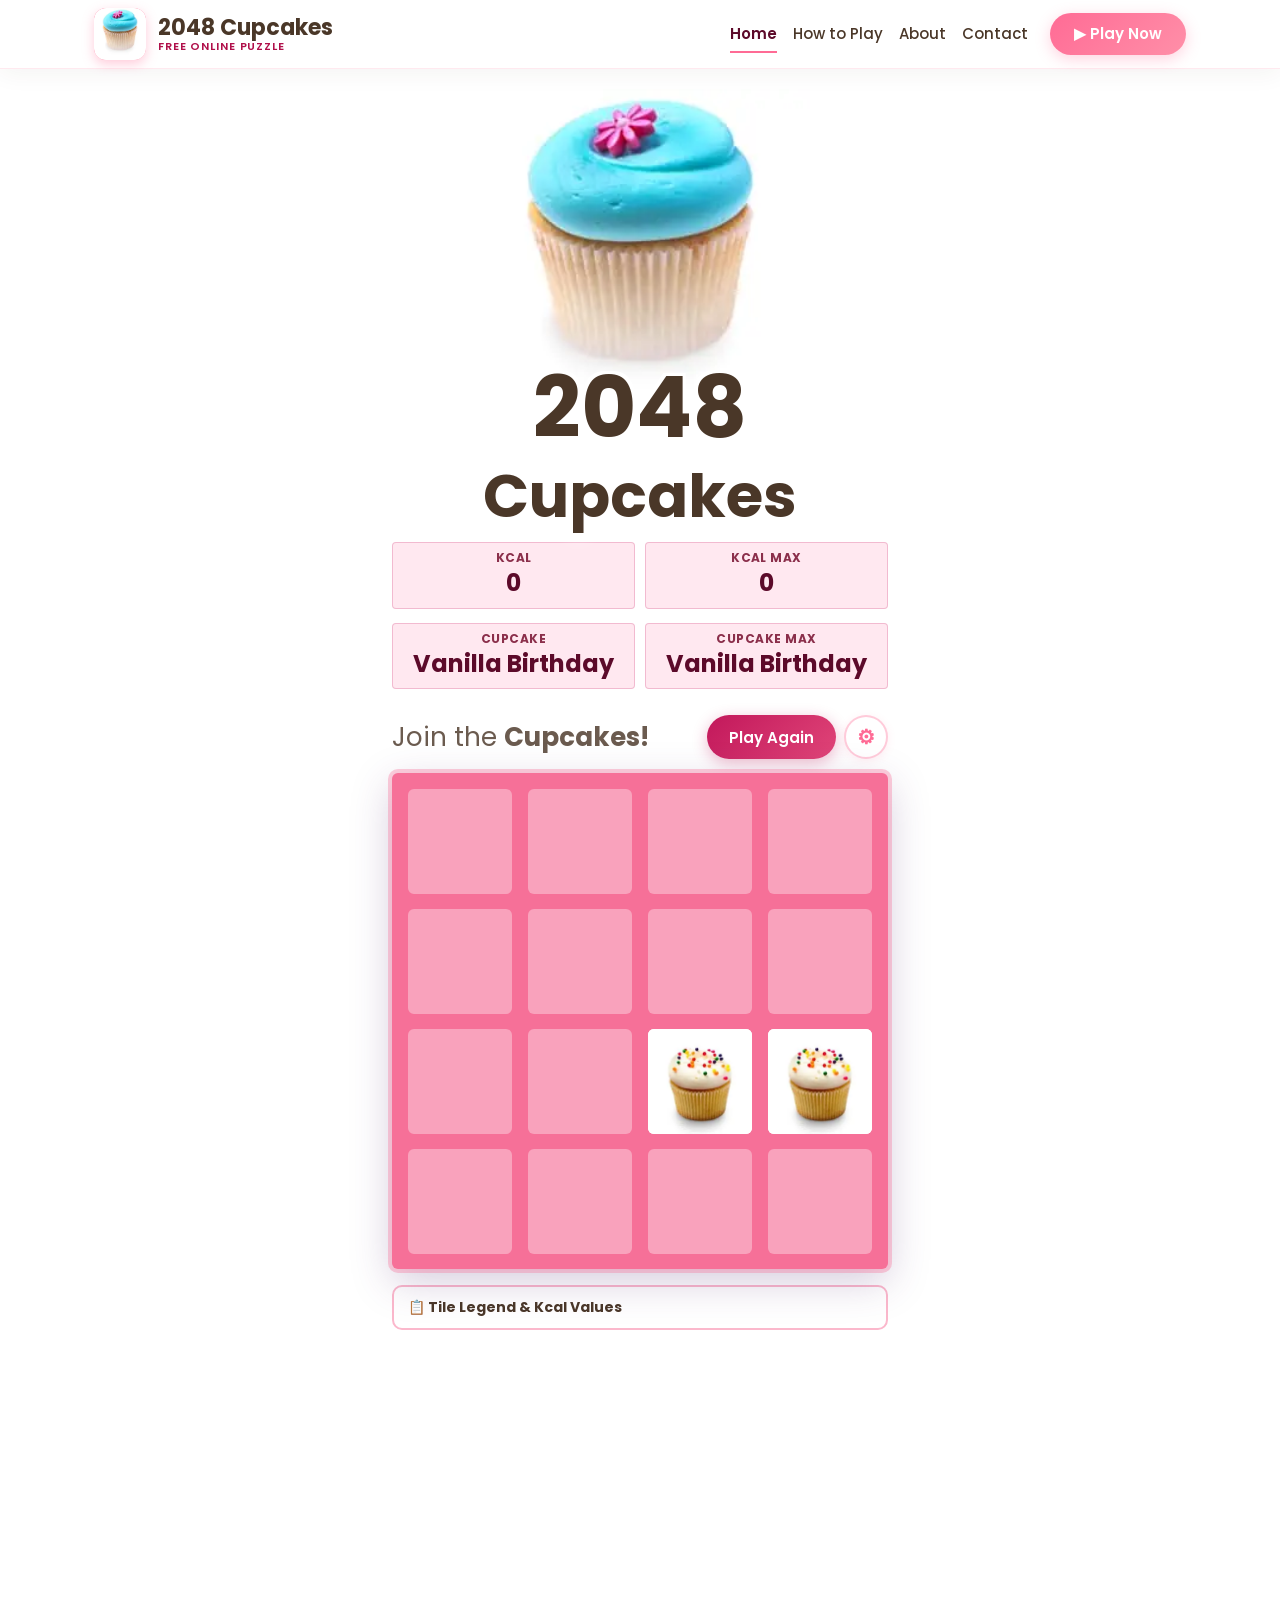
<file: index.html>
<!DOCTYPE html>
<html lang="en">
<head>
  <meta charset="utf-8">
  <title>2048 Cupcakes — Play Free Online | Strategies, Levels &amp; Tips</title>
  <meta name="description" content="Play 2048 Cupcakes free online. Merge cupcakes, track Kcal, use undo &amp; reach Rainbow (8192). No download — works on mobile and desktop.">
  <meta name="robots" content="index, follow, max-image-preview:large, max-snippet:-1, max-video-preview:-1">
  <meta name="google-site-verification" content="qAim0I8sXkeaXlj5JqkbFQKEiRjQhgf1XsA63uEkpdU">
  <meta name="author" content="2048 Cupcakes">
  <link rel="canonical" id="canonical-link" href="https://cadejay.github.io/2048cupcakes/">
  <meta property="og:title" content="2048 Cupcakes — Play Free Online">
  <meta property="og:description" content="Free 2048 Cupcakes game with undo, sound effects, achievements, daily challenge &amp; mobile swipe support.">
  <meta property="og:type" content="website">
  <meta property="og:locale" content="en_US">
  <meta property="og:url" id="og-url" content="https://cadejay.github.io/2048cupcakes/">
  <meta property="og:image" id="og-image" content="https://cadejay.github.io/2048cupcakes/style/img/2048.jpg">
  <meta property="og:image:alt" content="2048 Cupcakes game board with colorful cupcake tiles">
  <meta property="og:site_name" content="2048 Cupcakes">
  <meta name="twitter:card" content="summary_large_image">
  <meta name="twitter:title" content="2048 Cupcakes — Play Free Online">
  <meta name="twitter:description" content="Merge cupcakes, earn Kcal, reach Rainbow tier. Free instant play!">
  <meta name="twitter:image" id="twitter-image" content="https://cadejay.github.io/2048cupcakes/style/img/2048.jpg">
  <meta name="viewport" content="width=device-width, initial-scale=1, viewport-fit=cover">
  <meta name="apple-mobile-web-app-capable" content="yes">
  <meta name="mobile-web-app-capable" content="yes">
  <meta name="theme-color" content="#FF6B95">
  <meta name="format-detection" content="telephone=no">

  <link rel="icon" href="favicon.png" type="image/png" sizes="48x48">
  <link rel="icon" href="favicon-32.png" type="image/png" sizes="32x32">
  <link rel="apple-touch-icon" href="apple-touch-icon.png" sizes="180x180">
  <link rel="preload" as="image" href="style/img/bg.webp" type="image/webp" fetchpriority="high">

  <style>
  *,*::before,*::after{box-sizing:border-box}html{-webkit-text-size-adjust:100%}body{margin:0;padding:0;background:#fff;color:#4A3728;font-family:"Segoe UI",Roboto,"Helvetica Neue",Arial,sans-serif;font-size:16px;line-height:1.5}.site-body{padding-top:0!important;background:#fff!important;background-image:none!important}img{max-width:100%;height:auto}.skip-link{position:absolute;left:-9999px;width:1px;height:1px;overflow:hidden}.skip-link:focus{left:12px;top:12px;width:auto;height:auto;z-index:9999;padding:8px 12px;background:#b0104a;color:#fff}#site-header{position:sticky;top:0;z-index:1000;background:rgba(255,255,255,.92);border-bottom:1px solid rgba(176,16,74,.12);min-height:57px}.site-header__inner{max-width:1100px;margin:0 auto;padding:10px 16px;display:flex;align-items:center;justify-content:space-between;gap:12px}.site-logo{display:flex;align-items:center;gap:10px;text-decoration:none;color:#4A3728;min-width:0}.site-logo__icon img{width:40px;height:40px;border-radius:10px;display:block;object-fit:cover}.site-logo__text{font-weight:700;font-size:18px;line-height:1.15;white-space:nowrap}.site-logo__text small{display:block;font-size:10px;font-weight:600;color:#b0104a;letter-spacing:.08em;text-transform:uppercase}.site-nav-toggle{border:0;background:transparent;font-size:22px;padding:8px;cursor:pointer;color:#4A3728}.site-nav{display:none}.site-main{padding:8px 0 40px}.game-wrap .container{width:min(520px,100%);margin:0 auto;padding:0 12px}.game-hero-visual{text-align:center;position:relative}.game-hero-cupcake{display:block;margin:0 auto;width:min(280px,72vw);height:auto}.game-hero-visual .title{position:relative;margin:-40px 0 4px;z-index:2;font-size:clamp(48px,12vw,80px);font-weight:700;color:#4A3728;line-height:.95;text-align:center}.game-hero-visual .title small{font-size:.72em}.heading{width:100%;margin:4px 0 8px}.scores-container{display:flex!important;gap:2%}.score-container,.best-container,.score-points,.best-points{flex:1;position:relative;background:#FFE8F0;padding:26px 0 10px;font-size:clamp(18px,4.5vw,24px);line-height:1.2;font-weight:700;border-radius:4px;color:#5c0a2a;margin:6px 0;text-align:center;min-height:58px;border:1px solid rgba(194,24,91,.22)}.score-container:after,.best-container:after,.score-points:after,.best-points:after{position:absolute;width:100%;top:8px;left:0;text-transform:uppercase;font-size:12px;line-height:13px;text-align:center;color:#8B2F4B}.score-points:after{content:"Score"}.best-points:after{content:"Best"}.score-container:after{content:"Kcal"}.best-container:after{content:"Best Kcal"}.above-game{display:flex;align-items:center;justify-content:space-between;gap:10px;flex-wrap:wrap}.game-intro{margin:0;font-size:clamp(15px,3.5vw,22px)}.game-controls{display:flex;gap:8px}.restart-button,.settings-button{display:inline-flex;align-items:center;justify-content:center;min-height:44px;padding:0 18px;border:0;border-radius:25px;font-weight:600;cursor:pointer;font-family:inherit}.restart-button{background:linear-gradient(135deg,#c2185b,#e04578);color:#fff}.settings-button{background:#fff;color:#4A3728;border:1px solid rgba(176,16,74,.2)}.mobile-play-hint{text-align:center;color:#6B5B4F;font-size:13px;margin:8px 0}.game-container{position:relative;padding:15px;background:#f67098;border-radius:6px;margin-top:8px;width:500px;max-width:100%;height:500px;max-height:min(500px,100vw);box-sizing:border-box;touch-action:none;margin-left:auto;margin-right:auto}.grid-container{position:absolute;z-index:1}.grid-row{margin-bottom:15px}.grid-row:last-child{margin-bottom:0}.grid-row:after{content:"";display:block;clear:both}.grid-cell{width:106.25px;height:106.25px;margin-right:15px;float:left;border-radius:3px;background:rgba(255,255,255,.35)}.grid-cell:last-child{margin-right:0}.tile-container{position:absolute;z-index:2}.game-message{display:none}
@media (max-width:520px){.game-wrap .container{width:min(100%,360px);padding:0 8px}.game-container{width:min(100%,320px);height:auto;aspect-ratio:1/1;padding:10px;margin-top:8px}.grid-row{margin-bottom:10px}.grid-cell{width:auto;height:auto}.game-hero-cupcake{width:min(140px,36vw)}.game-hero-visual .title{margin-top:-24px;font-size:clamp(32px,10vw,48px)}}
@media (max-width:768px){.site-nav-toggle{display:block}.site-nav{display:none}}
@media (min-width:769px){.site-nav-toggle{display:none}.site-nav{display:flex;align-items:center;gap:16px;list-style:none;margin:0;padding:0}.site-nav a{color:#4A3728;text-decoration:none;font-weight:500;font-size:15px}}
  </style>

  <link rel="preload" href="css/app.min.css?v=38" as="style" onload="this.onload=null;this.rel='stylesheet'">
  <noscript><link rel="stylesheet" href="css/app.min.css?v=38"></noscript>
  <link rel="preload" href="style/fonts/clear-sans.css" as="style" onload="this.onload=null;this.rel='stylesheet'">

  <script src="js/site-config.min.js?v=7" defer></script>
  <script>
    // LiteSpeed-style delayed CSS / fonts (after first paint)
    (function () {
      var booted = false;
      function loadStyle(href) {
        if (document.querySelector('link[href="' + href + '"]')) return;
        var l = document.createElement("link");
        l.rel = "stylesheet";
        l.href = href;
        document.head.appendChild(l);
      }
      function bootExtras() {
        if (booted) return;
        booted = true;
        loadStyle("css/extras.min.css?v=38");
        loadStyle("css/content.min.css?v=38");
        if (!document.querySelector("link[data-gfonts]")) {
          var f = document.createElement("link");
          f.rel = "stylesheet";
          f.href = "https://fonts.googleapis.com/css2?family=Playfair+Display:wght@600;700&family=Poppins:wght@400;500;600;700&display=optional";
          f.setAttribute("data-gfonts", "1");
          document.head.appendChild(f);
        }
        var mount = document.getElementById("guide-mount");
        var src = mount && mount.getAttribute("data-guide-src");
        function loadContentUi() {
          if (document.querySelector("script[data-content-ui]")) return;
          var s = document.createElement("script");
          s.src = "js/content-ui.min.js?v=9";
          s.setAttribute("data-content-ui", "1");
          (document.body || document.head).appendChild(s);
        }
        if (mount && src) {
          fetch(src, { credentials: "same-origin" })
            .then(function (r) {
              if (!r.ok) throw new Error("guide " + r.status);
              return r.text();
            })
            .then(function (html) {
              mount.outerHTML = html;
              loadContentUi();
            })
            .catch(function () {
              var st = document.getElementById("guide-loading-status");
              if (st) st.innerHTML = 'Could not load guide. <a href="how-to-play.html">Open How to Play</a>';
              loadContentUi();
            });
        } else {
          loadContentUi();
        }
      }
      // Below-fold guide/CSS: after first paint settles (mobile SI/LCP), or on scroll/tap
      function scheduleGuide() {
        if ("requestIdleCallback" in window) requestIdleCallback(bootExtras, { timeout: 5500 });
        else setTimeout(bootExtras, 4500);
      }
      if (document.readyState === "complete") scheduleGuide();
      else window.addEventListener("load", scheduleGuide);
      window.addEventListener("scroll", function onScroll() {
        if ((window.pageYOffset || 0) > 280) {
          window.removeEventListener("scroll", onScroll);
          bootExtras();
        }
      }, { passive: true });
      window.addEventListener("pointerdown", function onGuideGesture() {
        bootExtras();
      }, { once: true, passive: true, capture: true });
    })();
  </script>

  <script type="application/ld+json">
  {
    "@context": "https://schema.org",
    "@type": "WebApplication",
    "name": "2048 Cupcakes",
    "url": "https://cadejay.github.io/2048cupcakes/",
    "image": "https://cadejay.github.io/2048cupcakes/style/img/2048.jpg",
    "description": "Free online 2048 cupcake puzzle game with undo, sound effects, achievements, daily challenge, and mobile swipe support.",
    "applicationCategory": "GameApplication",
    "operatingSystem": "Any",
    "browserRequirements": "Requires JavaScript. Works in Chrome, Firefox, Safari, Edge.",
    "offers": {
      "@type": "Offer",
      "price": "0",
      "priceCurrency": "USD",
      "availability": "https://schema.org/InStock"
    }
  }
  </script>
  <script type="application/ld+json">
  {
    "@context": "https://schema.org",
    "@type": "FAQPage",
    "mainEntity": [
      {
        "@type": "Question",
        "name": "Is 2048 Cupcakes Free?",
        "acceptedAnswer": {
          "@type": "Answer",
          "text": "Yes, it is free to play and does not require any payment. You can start playing directly from your PC or mobile browser without downloading anything or paying any hidden charges."
        }
      },
      {
        "@type": "Question",
        "name": "How do I win the cupcake game?",
        "acceptedAnswer": {
          "@type": "Answer",
          "text": "To win, focus on making smart moves, keeping your board organized, and merging matching cupcakes strategically. Plan ahead, save empty spaces, and avoid random moves to reach higher cupcake levels."
        }
      },
      {
        "@type": "Question",
        "name": "Is it available on mobile?",
        "acceptedAnswer": {
          "@type": "Answer",
          "text": "Yes, Cupcakes 2048 is available on mobile devices. You can play it on your smartphone using a mobile browser with simple touch controls."
        }
      },
      {
        "@type": "Question",
        "name": "What is the final cupcake?",
        "acceptedAnswer": {
          "@type": "Answer",
          "text": "The final cupcake is the Rainbow Cupcake. It is the highest-level cupcake in the game and features a colorful rainbow design."
        }
      },
      {
        "@type": "Question",
        "name": "Does it save progress?",
        "acceptedAnswer": {
          "@type": "Answer",
          "text": "Yes, it may save your progress through your browser data. If you clear your cache or use a different device, your saved game may not be available."
        }
      }
    ]
  }
  </script>
  <script type="application/ld+json">
  {
    "@context": "https://schema.org",
    "@type": "BreadcrumbList",
    "itemListElement": [
      {
        "@type": "ListItem",
        "position": 1,
        "name": "Home",
        "item": "https://cadejay.github.io/2048cupcakes/"
      }
    ]
  }
  </script>
  <script>
    document.addEventListener("DOMContentLoaded", function () {
    if (window.SiteConfig) SiteConfig.applySeoMeta({ pagePath: "", image: "style/img/2048.jpg" });
  });
  </script>
</head>
<body class="site-body" data-page="home">

  <a class="skip-link" href="#game">Skip to game</a>
  <div id="reading-progress" aria-hidden="true"></div>

  <header id="site-header">
    <noscript>
      <div class="site-header__inner">
        <a href="index.html" class="site-logo"><span class="site-logo__icon" aria-hidden="true"><img src="style/img/bg.webp" alt="" width="48" height="48"></span><span class="site-logo__text">2048 Cupcakes<small>Free Online Puzzle</small></span></a>
        <ul class="site-nav">
          <li><a href="index.html">Home</a></li>
          <li><a href="how-to-play.html">How to Play</a></li>
          <li><a href="about.html">About</a></li>
          <li><a href="contact.html">Contact</a></li>
          <li><a href="index.html#game" class="site-nav__cta">Play Now</a></li>
        </ul>
      </div>
    </noscript>
  </header>

  <main class="site-main">
    <!-- Game first — visible immediately on load -->
    <section class="game-wrap" id="game" aria-label="2048 Cupcakes game">
      <div class="container">
        <div class="game-hero-visual">
          <img src="style/img/bg.webp" alt="2048 Cupcakes — free cupcake puzzle game" class="game-hero-cupcake" width="280" height="280" fetchpriority="high" decoding="async">
          <p class="title">2048 <small>Cupcakes</small></p>
        </div>

        <div class="heading">
          <div class="scores-container">
            <div class="score-points">0</div>
            <div class="best-points">0</div>
          </div>
          <div class="scores-container">
            <div class="score-container">0 Kcal</div>
            <div class="best-container">0 Kcal</div>
          </div>
        </div>

        <div class="above-game">
          <p class="game-intro">Join the <strong>Cupcakes!</strong></p>
          <div class="game-controls">
            <button type="button" class="restart-button">Play Again</button>
            <button type="button" class="settings-button" id="btn-settings" aria-label="Game settings" title="Settings">⚙</button>
          </div>
        </div>

        <p class="mobile-play-hint">👆 Swipe to move · Desktop: arrow keys or WASD</p>

        <div class="game-container">
          <div class="game-message">
            <p></p>
            <div class="lower">
              <button type="button" class="keep-playing-button">Keep going</button>
              <button type="button" class="retry-button">Retry</button>
              <div class="score-sharing"></div>
            </div>
          </div>
          <div class="grid-container">
            <div class="grid-row"><div class="grid-cell"></div><div class="grid-cell"></div><div class="grid-cell"></div><div class="grid-cell"></div></div>
            <div class="grid-row"><div class="grid-cell"></div><div class="grid-cell"></div><div class="grid-cell"></div><div class="grid-cell"></div></div>
            <div class="grid-row"><div class="grid-cell"></div><div class="grid-cell"></div><div class="grid-cell"></div><div class="grid-cell"></div></div>
            <div class="grid-row"><div class="grid-cell"></div><div class="grid-cell"></div><div class="grid-cell"></div><div class="grid-cell"></div></div>
          </div>
          <div class="tile-container"></div>
        </div>

        <details class="game-legend-collapse">
          <summary>📋 Tile Legend &amp; Kcal Values</summary>
          <div class="tile-legend-list tile-legend" id="tile-legend-content"></div>
        </details>
      </div>
    </section>

    <div class="guide" id="guide-mount" data-guide-src="partials/guide.html">
      <header class="guide-lead guide-section">
        <div class="guide-inner">
          <h1>2048 Cupcakes Game: How to Play, Winning Strategies, Levels, Tips &amp; Complete Guide</h1>
          <p>2048 Cupcakes is a fun twist on the classic 2048 puzzle — merge cupcakes, climb the flavor ladder, and reach Rainbow. The full guide loads just below.</p>
          <p id="guide-loading-status" style="color:#6B5B4F;font-size:.95rem">Loading guide…</p>
        </div>
      </header>
      <noscript>
        <p style="text-align:center;padding:1rem"><a href="how-to-play.html">Read the complete how-to-play guide</a></p>
      </noscript>
    </div>
  </main>

  <footer id="site-footer">
    <noscript>
      <nav aria-label="Footer">
        <a href="index.html#game">Play</a> ·
        <a href="how-to-play.html">How to Play</a> ·
        <a href="about.html">About</a> ·
        <a href="contact.html">Contact</a> ·
        <a href="privacy-policy.html">Privacy</a> ·
        <a href="terms.html">Terms</a>
      </nav>
    </noscript>
  </footer>

  <button type="button" class="back-to-top" id="back-to-top" aria-label="Back to top" hidden>↑</button>

  <script src="js/site.min.js?v=15" defer></script>
  <script>
    // Core = tiles/board logic (idle). Extras = sound/missions (only after gesture).
    (function () {
      var core = false;
      var extras = false;
      function inject(src, attr, cb) {
        if (document.querySelector("script[" + attr + "]")) { if (cb) cb(); return; }
        var s = document.createElement("script");
        s.src = src;
        s.setAttribute(attr, "1");
        if (cb) s.onload = cb;
        document.body.appendChild(s);
      }
      function loadExtras() {
        if (extras) return;
        extras = true;
        inject("js/game-extras.min.js?v=38", "data-game-extras");
      }
      function loadCore(thenExtras) {
        if (core) {
          if (thenExtras) loadExtras();
          return;
        }
        core = true;
        inject("js/game-core.min.js?v=38", "data-game-core", function () {
          if (thenExtras) loadExtras();
        });
      }
      function onGesture() {
        loadCore(true);
        ["pointerdown", "touchstart", "keydown"].forEach(function (ev) {
          window.removeEventListener(ev, onGesture, true);
        });
      }
      ["pointerdown", "touchstart", "keydown"].forEach(function (ev) {
        window.addEventListener(ev, onGesture, { once: true, passive: true, capture: true });
      });
      window.addEventListener("load", function () {
        // Late fallback for keyboard-only users (after Lighthouse SI window)
        setTimeout(function () {
          window.addEventListener("keydown", onGesture, { once: true, passive: true });
          if ("requestIdleCallback" in window) requestIdleCallback(function () { loadCore(false); }, { timeout: 8000 });
          else setTimeout(function () { loadCore(false); }, 7000);
        }, 3000);
      });
    })();
  </script>
</body>
</html>
</file>
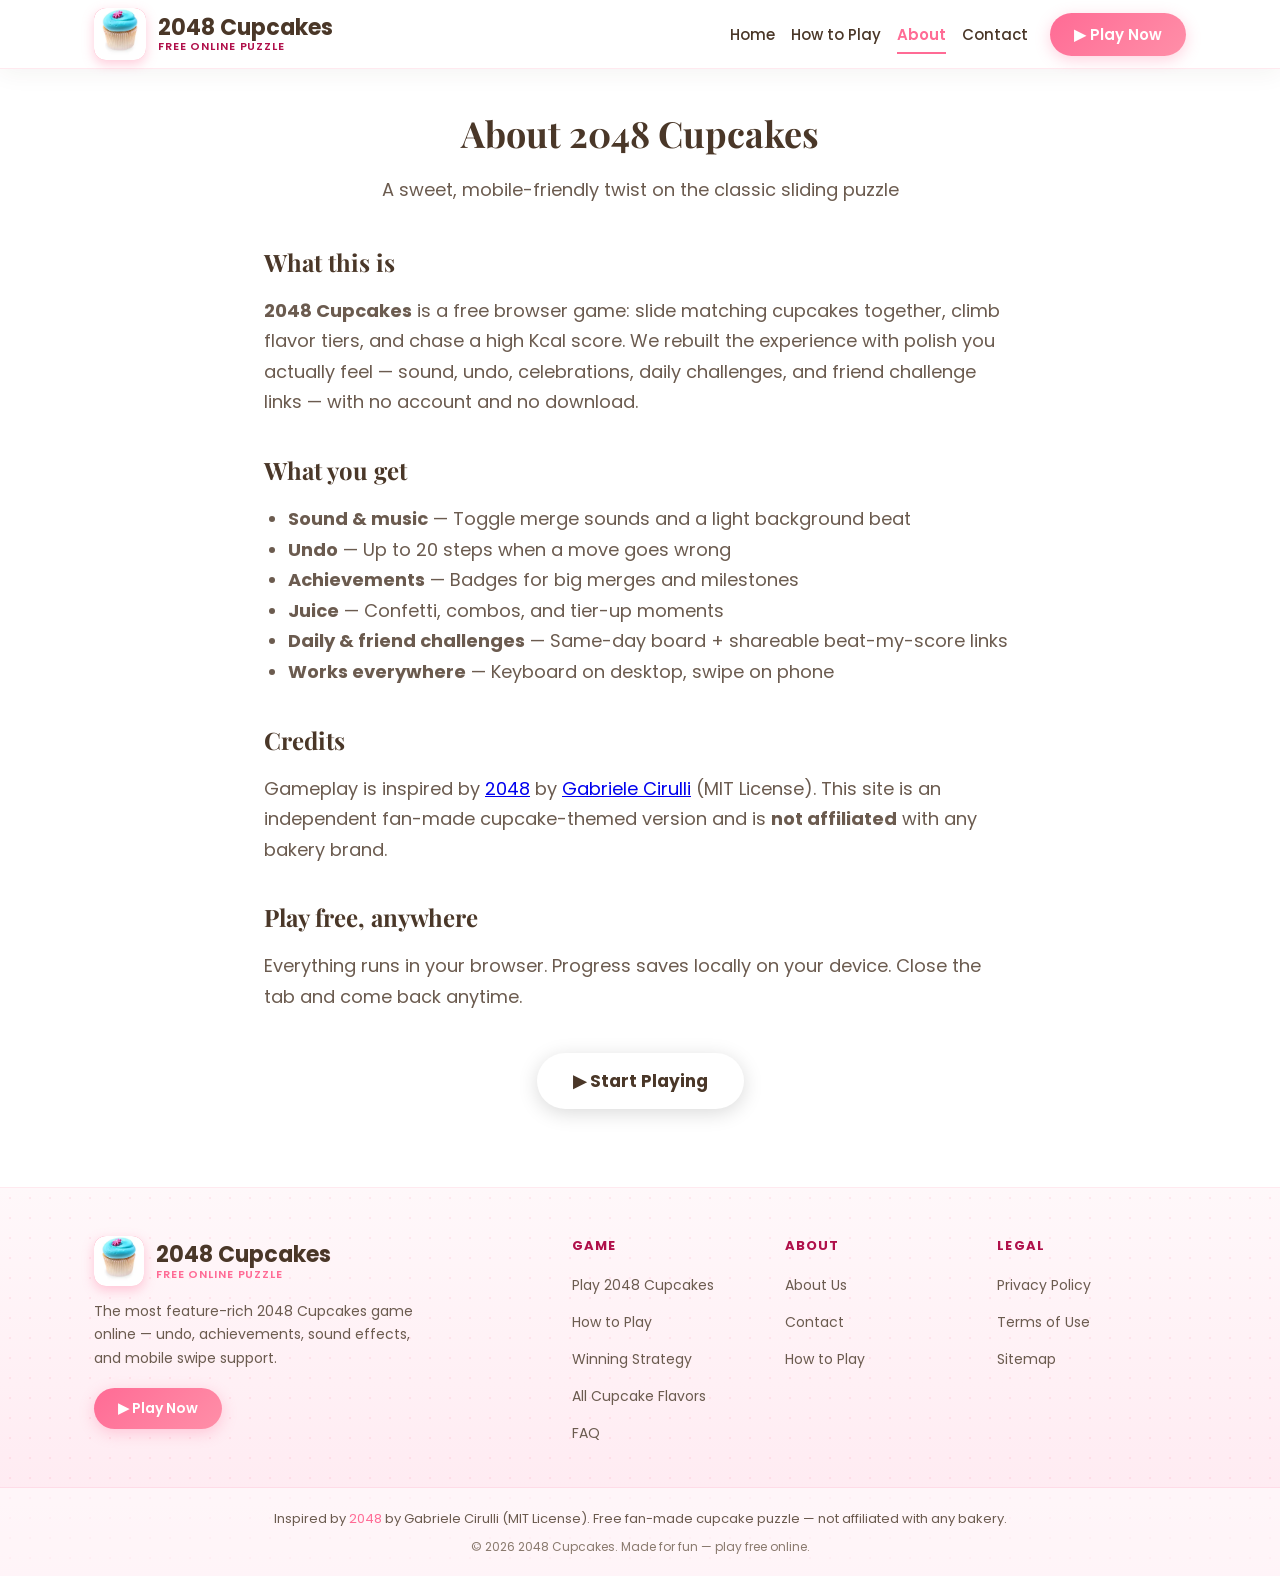
<file: about.html>
<!DOCTYPE html>
<html lang="en">
<head>
  <meta charset="utf-8">
  <meta name="viewport" content="width=device-width, initial-scale=1, viewport-fit=cover">
  <meta name="robots" content="index, follow">
  <meta name="theme-color" content="#FF6B95">
  <meta name="author" content="2048 Cupcakes">
  <meta property="og:type" content="website">
  <meta property="og:site_name" content="2048 Cupcakes">
  <meta property="og:locale" content="en_US">
  <meta name="twitter:card" content="summary_large_image">
  <link rel="icon" href="favicon.png" type="image/png" sizes="48x48"><link rel="icon" href="favicon-32.png" type="image/png" sizes="32x32">
  <link rel="apple-touch-icon" href="apple-touch-icon.png" sizes="180x180">
  <link rel="preconnect" href="https://fonts.googleapis.com">
  <link rel="preconnect" href="https://fonts.gstatic.com" crossorigin>
  <link href="https://fonts.googleapis.com/css2?family=Playfair+Display:wght@600;700&family=Poppins:wght@400;500;600;700&display=swap" rel="stylesheet" media="print" onload="this.media='all'">
  <link href="css/site.min.css?v=28" rel="stylesheet">
  <link href="css/responsive.min.css?v=26" rel="stylesheet">
  <script src="js/site-config.min.js?v=7"></script>
  <title>About 2048 Cupcakes — Free Cupcake Puzzle Game</title>
  <meta name="description" content="About 2048 Cupcakes — a free browser puzzle with sound, undo, achievements, and daily challenges. Inspired by Gabriele Cirulli's classic 2048.">
  <link rel="canonical" id="canonical-link" href="https://cadejay.github.io/2048cupcakes/about.html">
  <meta property="og:title" content="About 2048 Cupcakes">
  <meta property="og:description" content="About 2048 Cupcakes — a free browser puzzle with sound, undo, achievements, and daily challenges. Inspired by Gabriele Cirulli's classic 2048.">
  <meta property="og:url" id="og-url" content="https://cadejay.github.io/2048cupcakes/about.html">
  <meta property="og:image" id="og-image" content="https://cadejay.github.io/2048cupcakes/style/img/2048.jpg">
  <meta name="twitter:title" content="About 2048 Cupcakes">
  <meta name="twitter:description" content="About 2048 Cupcakes — a free browser puzzle with sound, undo, achievements, and daily challenges. Inspired by Gabriele Cirulli's classic 2048.">
  <meta name="twitter:image" id="twitter-image" content="https://cadejay.github.io/2048cupcakes/style/img/2048.jpg">
  <script>
    if (window.SiteConfig) SiteConfig.applySeoMeta({ pagePath: "about.html", image: "style/img/2048.jpg" });
  </script>
</head>
<body class="site-body" data-page="about">
  <a class="skip-link" href="#main-content">Skip to content</a>
  <header id="site-header">
    <noscript>
      <div class="site-header__inner">
        <a href="index.html" class="site-logo"><span class="site-logo__icon" aria-hidden="true"><img src="style/img/bg.jpg" alt="" width="48" height="48"></span><span class="site-logo__text">2048 Cupcakes<small>Free Online Puzzle</small></span></a>
        <ul class="site-nav">
          <li><a href="index.html">Home</a></li>
          <li><a href="how-to-play.html">How to Play</a></li>
          <li><a href="about.html">About</a></li>
          <li><a href="contact.html">Contact</a></li>
          <li><a href="index.html#game" class="site-nav__cta">Play Now</a></li>
        </ul>
      </div>
    </noscript>
  </header>

  <main class="site-main site-main--page" id="main-content">
    <div class="site-container page-content">
      <div class="page-header">
        <h1>About 2048 Cupcakes</h1>
        <p>A sweet, mobile-friendly twist on the classic sliding puzzle</p>
      </div>
      <h2>What this is</h2>
      <p><strong>2048 Cupcakes</strong> is a free browser game: slide matching cupcakes together, climb flavor tiers, and chase a high Kcal score. We rebuilt the experience with polish you actually feel — sound, undo, celebrations, daily challenges, and friend challenge links — with no account and no download.</p>
      <h2>What you get</h2>
      <ul>
        <li><strong>Sound &amp; music</strong> — Toggle merge sounds and a light background beat</li>
        <li><strong>Undo</strong> — Up to 20 steps when a move goes wrong</li>
        <li><strong>Achievements</strong> — Badges for big merges and milestones</li>
        <li><strong>Juice</strong> — Confetti, combos, and tier-up moments</li>
        <li><strong>Daily &amp; friend challenges</strong> — Same-day board + shareable beat-my-score links</li>
        <li><strong>Works everywhere</strong> — Keyboard on desktop, swipe on phone</li>
      </ul>
      <h2>Credits</h2>
      <p>Gameplay is inspired by <a href="https://play2048.co/" target="_blank" rel="noopener noreferrer">2048</a> by <a href="https://gabrielecirulli.com" target="_blank" rel="noopener noreferrer">Gabriele Cirulli</a> (MIT License). This site is an independent fan-made cupcake-themed version and is <strong>not affiliated</strong> with any bakery brand.</p>
      <h2>Play free, anywhere</h2>
      <p>Everything runs in your browser. Progress saves locally on your device. Close the tab and come back anytime.</p>
      <p style="text-align:center;margin-top:40px"><a href="index.html#game" class="btn-cta">▶ Start Playing</a></p>
    </div>
  </main>
  <footer id="site-footer">
    <noscript>
      <nav aria-label="Footer">
        <a href="index.html#game">Play</a> ·
        <a href="how-to-play.html">How to Play</a> ·
        <a href="about.html">About</a> ·
        <a href="contact.html">Contact</a> ·
        <a href="privacy-policy.html">Privacy</a> ·
        <a href="terms.html">Terms</a>
      </nav>
    </noscript>
  </footer>

  <script src="js/site.min.js?v=15" defer></script>
</body>
</html>
</file>
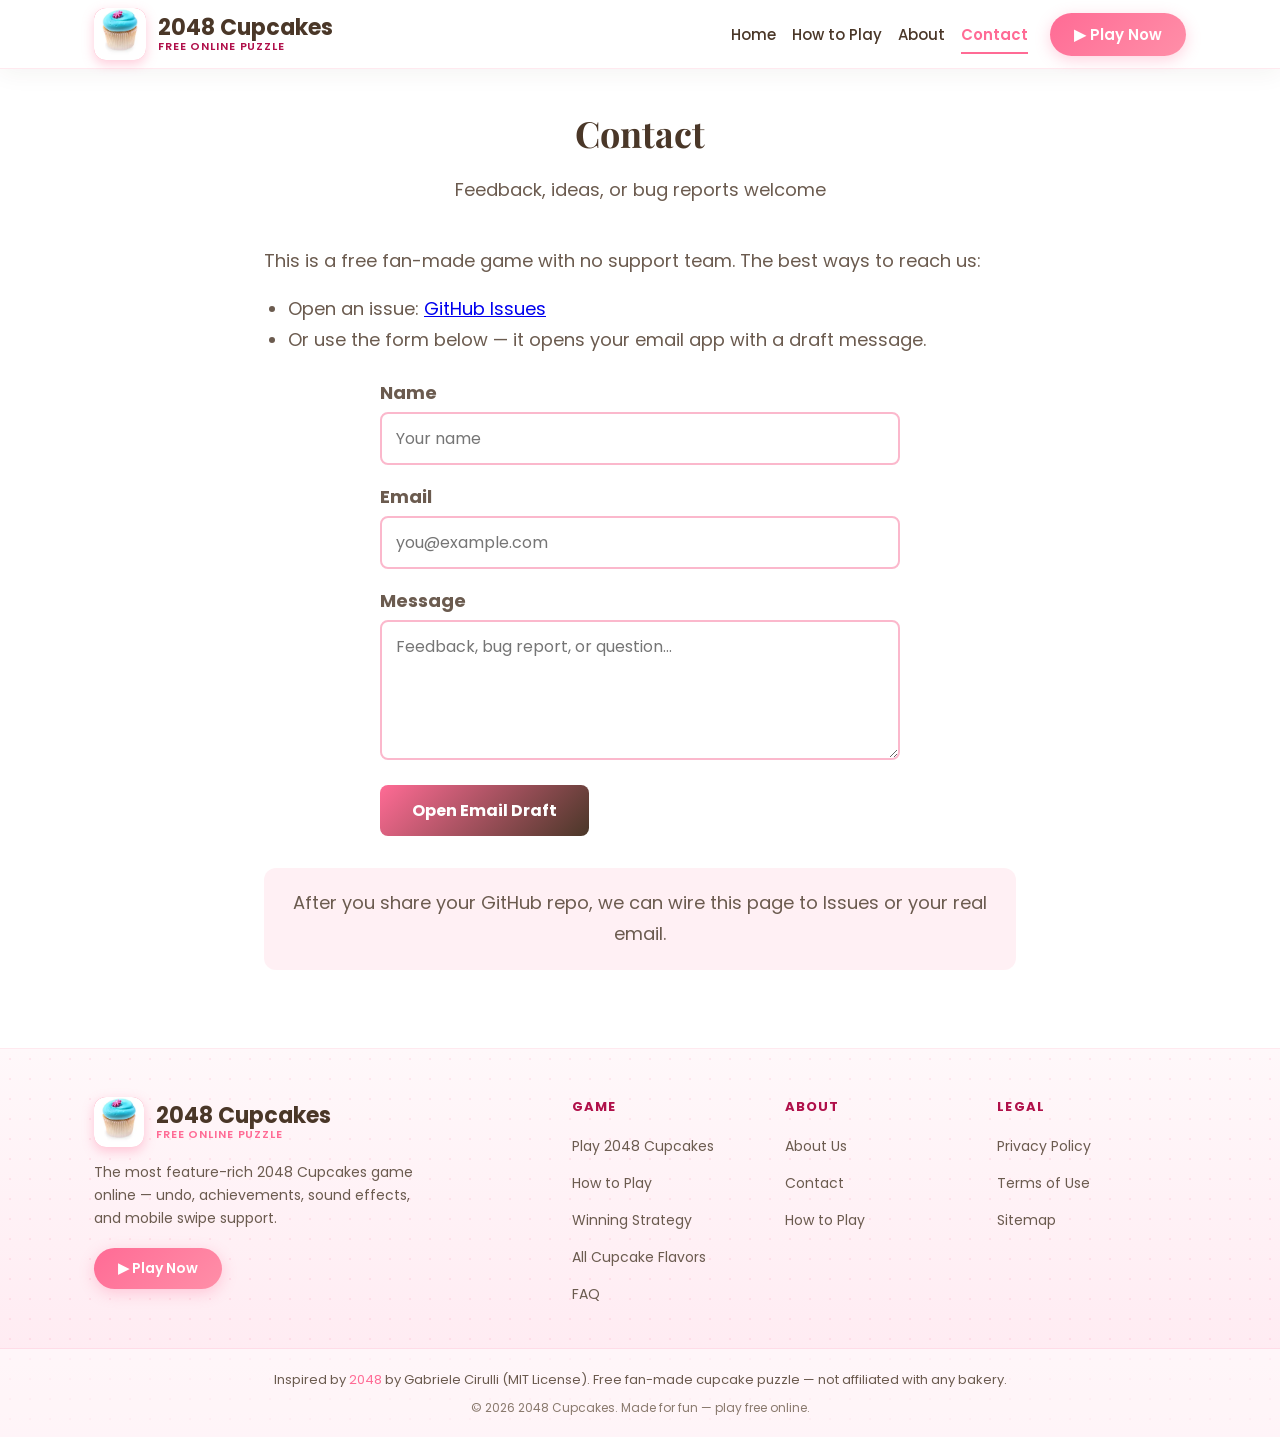
<file: contact.html>
<!DOCTYPE html>
<html lang="en">
<head>
  <meta charset="utf-8">
  <meta name="viewport" content="width=device-width, initial-scale=1, viewport-fit=cover">
  <meta name="robots" content="index, follow">
  <meta name="theme-color" content="#FF6B95">
  <meta name="author" content="2048 Cupcakes">
  <meta property="og:type" content="website">
  <meta property="og:site_name" content="2048 Cupcakes">
  <meta property="og:locale" content="en_US">
  <meta name="twitter:card" content="summary_large_image">
  <link rel="icon" href="favicon.png" type="image/png" sizes="48x48"><link rel="icon" href="favicon-32.png" type="image/png" sizes="32x32">
  <link rel="apple-touch-icon" href="apple-touch-icon.png" sizes="180x180">
  <link rel="preconnect" href="https://fonts.googleapis.com">
  <link rel="preconnect" href="https://fonts.gstatic.com" crossorigin>
  <link href="https://fonts.googleapis.com/css2?family=Playfair+Display:wght@600;700&family=Poppins:wght@400;500;600;700&display=swap" rel="stylesheet" media="print" onload="this.media='all'">
  <link href="css/site.min.css?v=28" rel="stylesheet">
  <link href="css/responsive.min.css?v=26" rel="stylesheet">
  <script src="js/site-config.min.js?v=7"></script>
  <title>Contact — 2048 Cupcakes</title>
  <meta name="description" content="Contact 2048 Cupcakes — send feedback or report a bug about the free online cupcake puzzle game.">
  <link rel="canonical" id="canonical-link" href="https://cadejay.github.io/2048cupcakes/contact.html">
  <meta property="og:title" content="Contact 2048 Cupcakes">
  <meta property="og:description" content="Contact 2048 Cupcakes — send feedback or report a bug about the free online cupcake puzzle game.">
  <meta property="og:url" id="og-url" content="https://cadejay.github.io/2048cupcakes/contact.html">
  <meta property="og:image" id="og-image" content="https://cadejay.github.io/2048cupcakes/style/img/2048.jpg">
  <meta name="twitter:title" content="Contact 2048 Cupcakes">
  <meta name="twitter:description" content="Contact 2048 Cupcakes — send feedback or report a bug about the free online cupcake puzzle game.">
  <meta name="twitter:image" id="twitter-image" content="https://cadejay.github.io/2048cupcakes/style/img/2048.jpg">
  <script>
    if (window.SiteConfig) SiteConfig.applySeoMeta({ pagePath: "contact.html", image: "style/img/2048.jpg" });
  </script>
</head>
<body class="site-body" data-page="contact">
  <a class="skip-link" href="#main-content">Skip to content</a>
  <header id="site-header">
    <noscript>
      <div class="site-header__inner">
        <a href="index.html" class="site-logo"><span class="site-logo__icon" aria-hidden="true"><img src="style/img/bg.jpg" alt="" width="48" height="48"></span><span class="site-logo__text">2048 Cupcakes<small>Free Online Puzzle</small></span></a>
        <ul class="site-nav">
          <li><a href="index.html">Home</a></li>
          <li><a href="how-to-play.html">How to Play</a></li>
          <li><a href="about.html">About</a></li>
          <li><a href="contact.html">Contact</a></li>
          <li><a href="index.html#game" class="site-nav__cta">Play Now</a></li>
        </ul>
      </div>
    </noscript>
  </header>

  <main class="site-main site-main--page" id="main-content">
    <div class="site-container page-content">
      <div class="page-header">
        <h1>Contact</h1>
        <p>Feedback, ideas, or bug reports welcome</p>
      </div>
      <p>This is a free fan-made game with no support team. The best ways to reach us:</p>
      <ul>
        <li id="contact-github" hidden>Open an issue on GitHub (link appears after deploy config is set).</li>
        <li id="contact-email" hidden></li>
        <li>Or use the form below — it opens your email app with a draft message.</li>
      </ul>
      <form class="contact-form" id="contact-form">
        <div class="form-group"><label for="name">Name</label><input type="text" id="name" name="name" required placeholder="Your name" autocomplete="name"></div>
        <div class="form-group"><label for="email">Email</label><input type="email" id="email" name="email" required placeholder="you@example.com" autocomplete="email"></div>
        <div class="form-group"><label for="message">Message</label><textarea id="message" name="message" required placeholder="Feedback, bug report, or question..."></textarea></div>
        <button type="submit" class="btn-primary">Open Email Draft</button>
      </form>
      <p class="contact-info" id="contact-fallback">After you share your GitHub repo, we can wire this page to Issues or your real email.</p>
    </div>
  </main>
  <footer id="site-footer">
    <noscript>
      <nav aria-label="Footer">
        <a href="index.html#game">Play</a> ·
        <a href="how-to-play.html">How to Play</a> ·
        <a href="about.html">About</a> ·
        <a href="contact.html">Contact</a> ·
        <a href="privacy-policy.html">Privacy</a> ·
        <a href="terms.html">Terms</a>
      </nav>
    </noscript>
  </footer>

  <script src="js/site.min.js?v=15" defer></script>
  <script defer>
    document.addEventListener("DOMContentLoaded", function () {
      var cfg = window.SiteConfig || {};
      var gh = document.getElementById("contact-github");
      var em = document.getElementById("contact-email");
      if (cfg.GITHUB_ISSUES && gh) {
        gh.hidden = false;
        gh.innerHTML = 'Open an issue: <a href="' + cfg.GITHUB_ISSUES + '" target="_blank" rel="noopener noreferrer">GitHub Issues</a>';
      }
      if (cfg.CONTACT_EMAIL && em) {
        em.hidden = false;
        em.innerHTML = 'Email: <a href="mailto:' + cfg.CONTACT_EMAIL + '">' + cfg.CONTACT_EMAIL + "</a>";
      }
      var form = document.getElementById("contact-form");
      if (form) {
        form.addEventListener("submit", function (e) {
          e.preventDefault();
          var name = document.getElementById("name").value.trim();
          var email = document.getElementById("email").value.trim();
          var message = document.getElementById("message").value.trim();
          var to = cfg.CONTACT_EMAIL || "hello@example.com";
          var subject = encodeURIComponent("2048 Cupcakes feedback from " + name);
          var body = encodeURIComponent("From: " + name + " <" + email + ">\n\n" + message);
          location.href = "mailto:" + to + "?subject=" + subject + "&body=" + body;
        });
      }
    });
  </script>
</body>
</html>
</file>
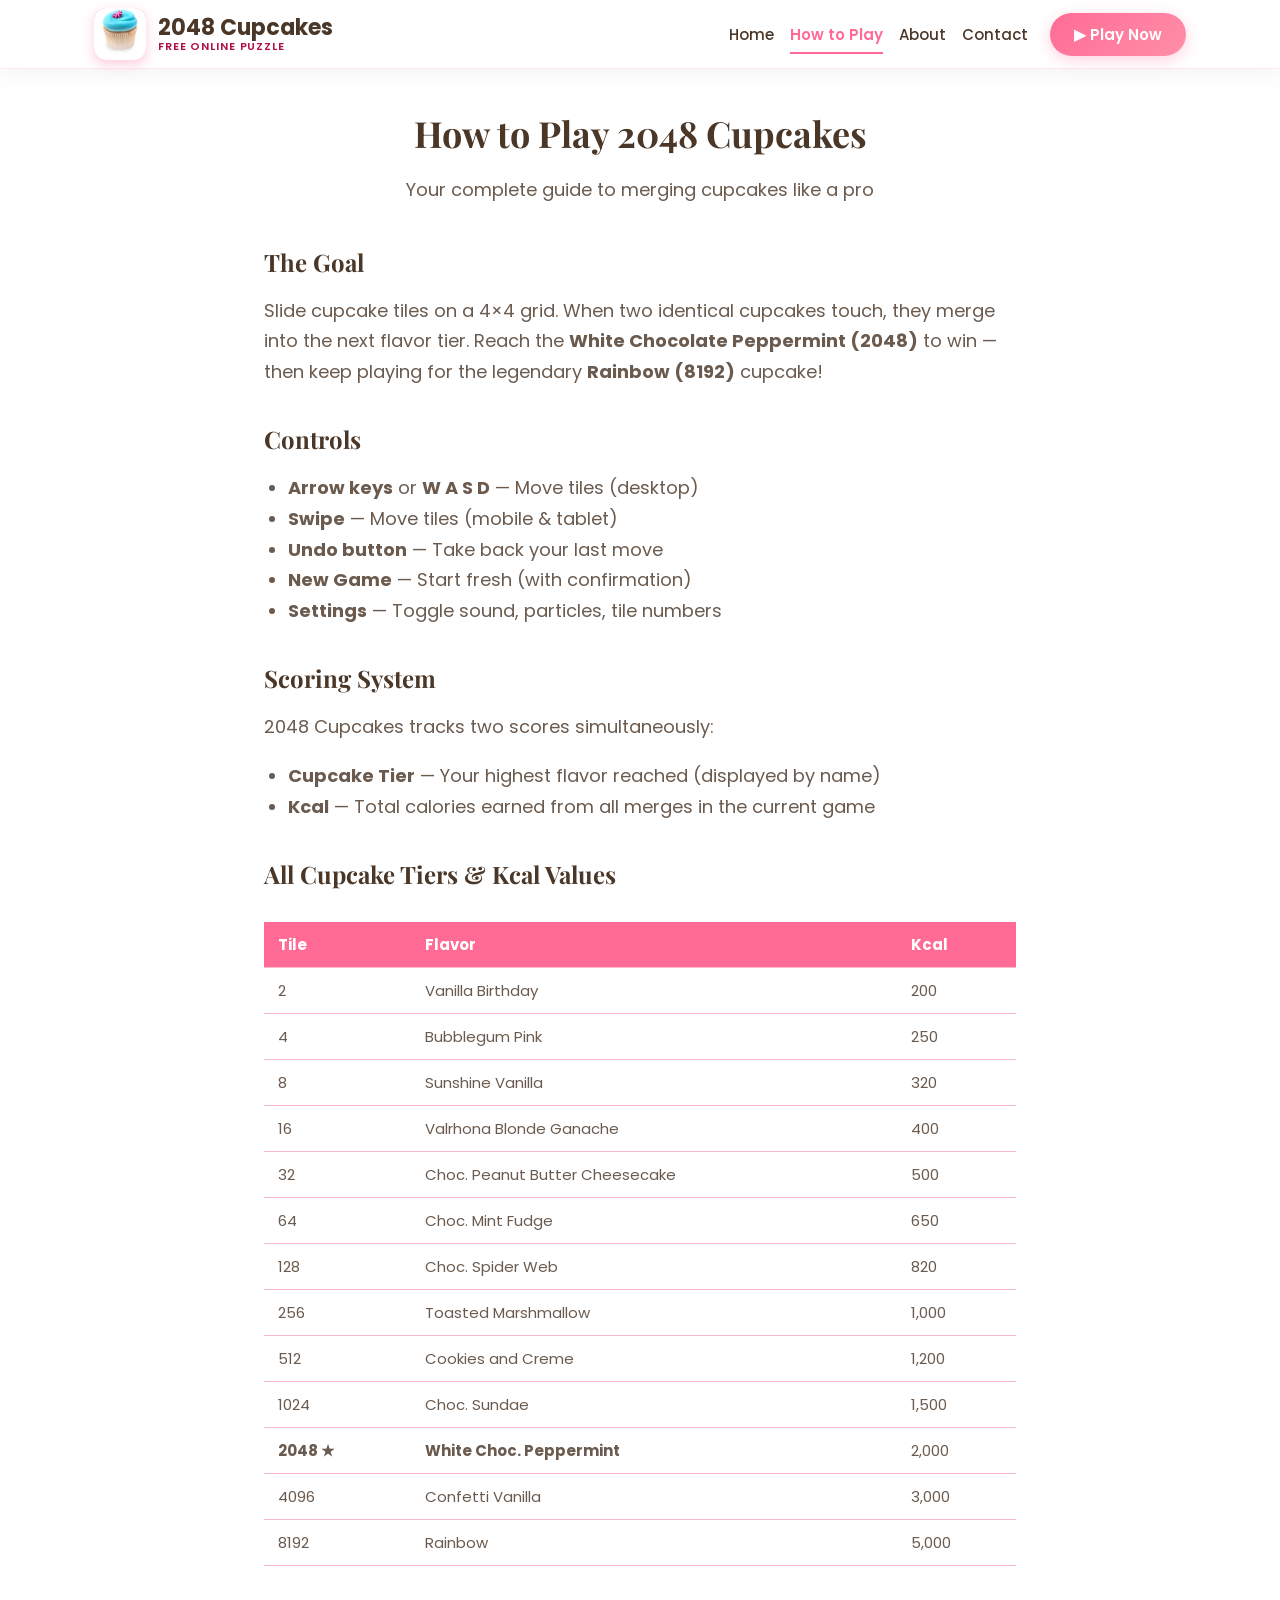
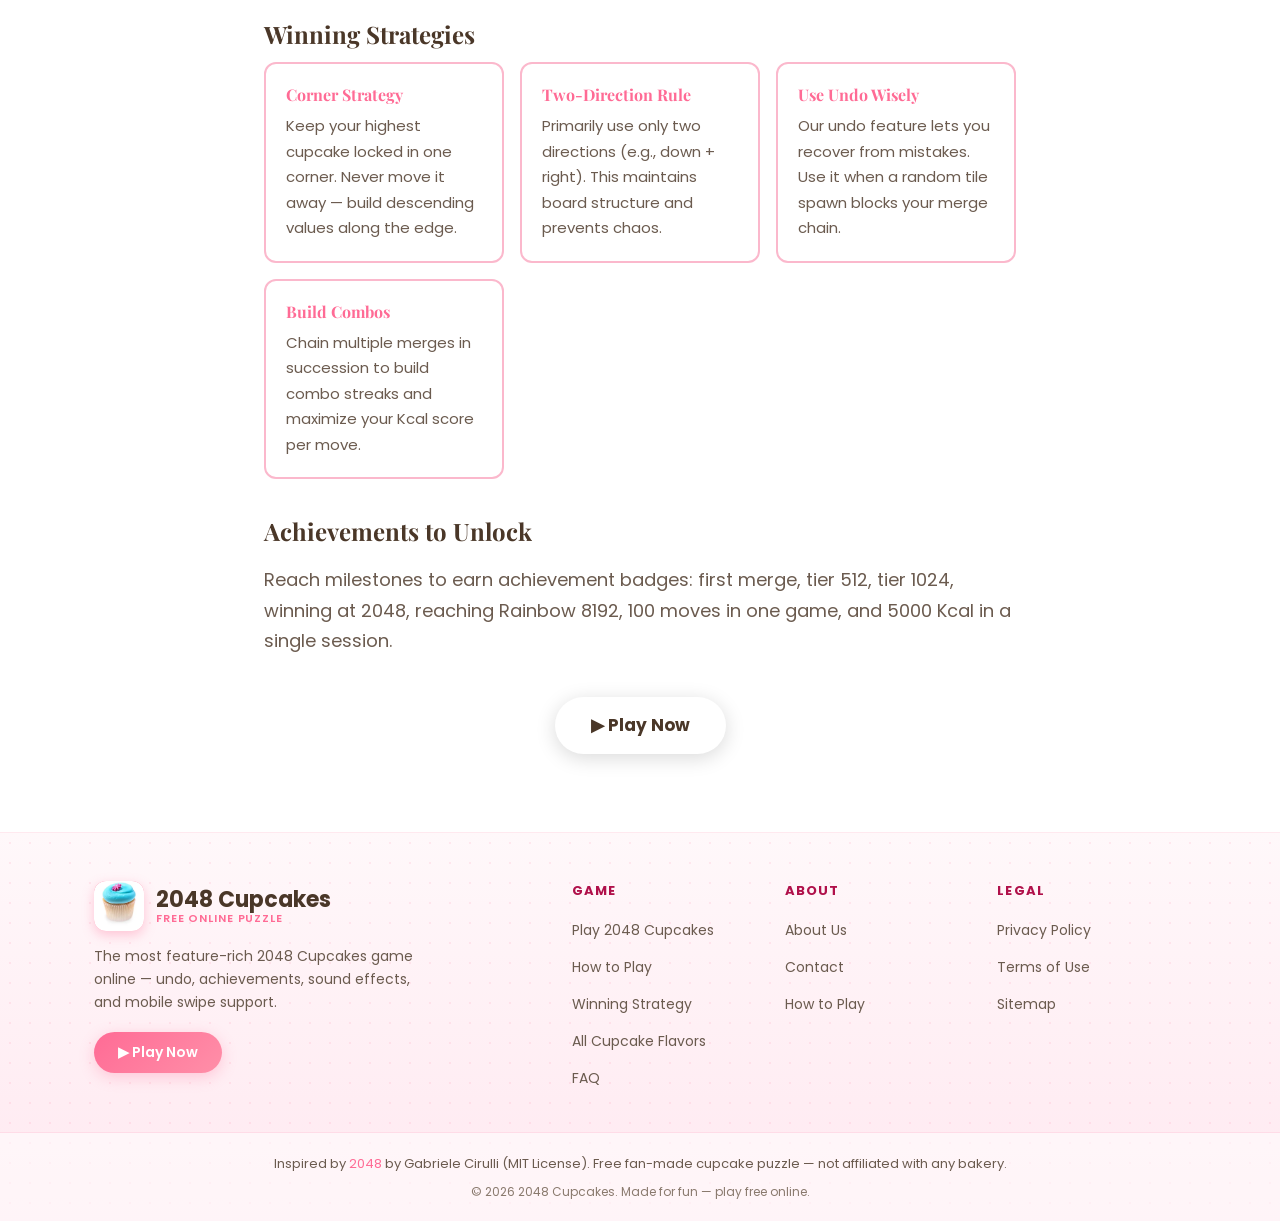
<file: how-to-play.html>
<!DOCTYPE html>
<html lang="en">
<head>
  <meta charset="utf-8">
  <meta name="viewport" content="width=device-width, initial-scale=1, viewport-fit=cover">
  <meta name="robots" content="index, follow">
  <meta name="theme-color" content="#FF6B95">
  <meta name="author" content="2048 Cupcakes">
  <meta property="og:type" content="website">
  <meta property="og:site_name" content="2048 Cupcakes">
  <meta property="og:locale" content="en_US">
  <meta name="twitter:card" content="summary_large_image">
  <link rel="icon" href="favicon.png" type="image/png" sizes="48x48"><link rel="icon" href="favicon-32.png" type="image/png" sizes="32x32">
  <link rel="apple-touch-icon" href="apple-touch-icon.png" sizes="180x180">
  <link rel="preconnect" href="https://fonts.googleapis.com">
  <link rel="preconnect" href="https://fonts.gstatic.com" crossorigin>
  <link href="https://fonts.googleapis.com/css2?family=Playfair+Display:wght@600;700&family=Poppins:wght@400;500;600;700&display=swap" rel="stylesheet" media="print" onload="this.media='all'">
  <link href="css/site.min.css?v=28" rel="stylesheet">
  <link href="css/responsive.min.css?v=26" rel="stylesheet">
  <script src="js/site-config.min.js?v=7"></script>
  <title>How to Play 2048 Cupcakes — Controls, Scoring &amp; Strategy</title>
  <meta name="description" content="Master 2048 Cupcakes with our complete guide. Learn controls, Kcal scoring, all 13 cupcake tiers, winning strategies, and tips to reach Rainbow.">
  <link rel="canonical" id="canonical-link" href="https://cadejay.github.io/2048cupcakes/how-to-play.html">
  <meta property="og:title" content="How to Play 2048 Cupcakes">
  <meta property="og:description" content="Master 2048 Cupcakes with our complete guide. Learn controls, Kcal scoring, all 13 cupcake tiers, winning strategies, and tips to reach Rainbow.">
  <meta property="og:url" id="og-url" content="https://cadejay.github.io/2048cupcakes/how-to-play.html">
  <meta property="og:image" id="og-image" content="https://cadejay.github.io/2048cupcakes/style/img/2048.jpg">
  <meta name="twitter:title" content="How to Play 2048 Cupcakes">
  <meta name="twitter:description" content="Master 2048 Cupcakes with our complete guide. Learn controls, Kcal scoring, all 13 cupcake tiers, winning strategies, and tips to reach Rainbow.">
  <meta name="twitter:image" id="twitter-image" content="https://cadejay.github.io/2048cupcakes/style/img/2048.jpg">
  <script>
    if (window.SiteConfig) SiteConfig.applySeoMeta({ pagePath: "how-to-play.html", image: "style/img/2048.jpg" });
  </script>
</head>
<body class="site-body" data-page="how-to-play">
  <a class="skip-link" href="#main-content">Skip to content</a>
  <header id="site-header">
    <noscript>
      <div class="site-header__inner">
        <a href="index.html" class="site-logo"><span class="site-logo__icon" aria-hidden="true"><img src="style/img/bg.jpg" alt="" width="48" height="48"></span><span class="site-logo__text">2048 Cupcakes<small>Free Online Puzzle</small></span></a>
        <ul class="site-nav">
          <li><a href="index.html">Home</a></li>
          <li><a href="how-to-play.html">How to Play</a></li>
          <li><a href="about.html">About</a></li>
          <li><a href="contact.html">Contact</a></li>
          <li><a href="index.html#game" class="site-nav__cta">Play Now</a></li>
        </ul>
      </div>
    </noscript>
  </header>

  <main class="site-main site-main--page" id="main-content">
    <div class="site-container page-content">
      <div class="page-header">
        <h1>How to Play 2048 Cupcakes</h1>
        <p>Your complete guide to merging cupcakes like a pro</p>
      </div>

      <h2>The Goal</h2>
      <p>Slide cupcake tiles on a 4×4 grid. When two identical cupcakes touch, they merge into the next flavor tier. Reach the <strong>White Chocolate Peppermint (2048)</strong> to win — then keep playing for the legendary <strong>Rainbow (8192)</strong> cupcake!</p>

      <h2>Controls</h2>
      <ul>
        <li><strong>Arrow keys</strong> or <strong>W A S D</strong> — Move tiles (desktop)</li>
        <li><strong>Swipe</strong> — Move tiles (mobile &amp; tablet)</li>
        <li><strong>Undo button</strong> — Take back your last move</li>
        <li><strong>New Game</strong> — Start fresh (with confirmation)</li>
        <li><strong>Settings</strong> — Toggle sound, particles, tile numbers</li>
      </ul>

      <h2>Scoring System</h2>
      <p>2048 Cupcakes tracks two scores simultaneously:</p>
      <ul>
        <li><strong>Cupcake Tier</strong> — Your highest flavor reached (displayed by name)</li>
        <li><strong>Kcal</strong> — Total calories earned from all merges in the current game</li>
      </ul>

      <h2>All Cupcake Tiers &amp; Kcal Values</h2>
      <div class="table-scroll" role="region" aria-label="Cupcake tiers table" tabindex="0">
      <table class="legend-table">
        <thead><tr><th>Tile</th><th>Flavor</th><th>Kcal</th></tr></thead>
        <tbody>
          <tr><td>2</td><td>Vanilla Birthday</td><td>200</td></tr>
          <tr><td>4</td><td>Bubblegum Pink</td><td>250</td></tr>
          <tr><td>8</td><td>Sunshine Vanilla</td><td>320</td></tr>
          <tr><td>16</td><td>Valrhona Blonde Ganache</td><td>400</td></tr>
          <tr><td>32</td><td>Choc. Peanut Butter Cheesecake</td><td>500</td></tr>
          <tr><td>64</td><td>Choc. Mint Fudge</td><td>650</td></tr>
          <tr><td>128</td><td>Choc. Spider Web</td><td>820</td></tr>
          <tr><td>256</td><td>Toasted Marshmallow</td><td>1,000</td></tr>
          <tr><td>512</td><td>Cookies and Creme</td><td>1,200</td></tr>
          <tr><td>1024</td><td>Choc. Sundae</td><td>1,500</td></tr>
          <tr><td><strong>2048 ★</strong></td><td><strong>White Choc. Peppermint</strong></td><td>2,000</td></tr>
          <tr><td>4096</td><td>Confetti Vanilla</td><td>3,000</td></tr>
          <tr><td>8192</td><td>Rainbow</td><td>5,000</td></tr>
        </tbody>
      </table>
      </div>

      <h2>Winning Strategies</h2>
      <div class="tips-grid">
        <div class="tip-card"><h3>Corner Strategy</h3><p>Keep your highest cupcake locked in one corner. Never move it away — build descending values along the edge.</p></div>
        <div class="tip-card"><h3>Two-Direction Rule</h3><p>Primarily use only two directions (e.g., down + right). This maintains board structure and prevents chaos.</p></div>
        <div class="tip-card"><h3>Use Undo Wisely</h3><p>Our undo feature lets you recover from mistakes. Use it when a random tile spawn blocks your merge chain.</p></div>
        <div class="tip-card"><h3>Build Combos</h3><p>Chain multiple merges in succession to build combo streaks and maximize your Kcal score per move.</p></div>
      </div>

      <h2>Achievements to Unlock</h2>
      <p>Reach milestones to earn achievement badges: first merge, tier 512, tier 1024, winning at 2048, reaching Rainbow 8192, 100 moves in one game, and 5000 Kcal in a single session.</p>

      <p style="text-align:center;margin-top:40px"><a href="index.html#game" class="btn-cta">▶ Play Now</a></p>
    </div>
  </main>
  <footer id="site-footer">
    <noscript>
      <nav aria-label="Footer">
        <a href="index.html#game">Play</a> ·
        <a href="how-to-play.html">How to Play</a> ·
        <a href="about.html">About</a> ·
        <a href="contact.html">Contact</a> ·
        <a href="privacy-policy.html">Privacy</a> ·
        <a href="terms.html">Terms</a>
      </nav>
    </noscript>
  </footer>

  <script src="js/site.min.js?v=15" defer></script>
</body>
</html>
</file>
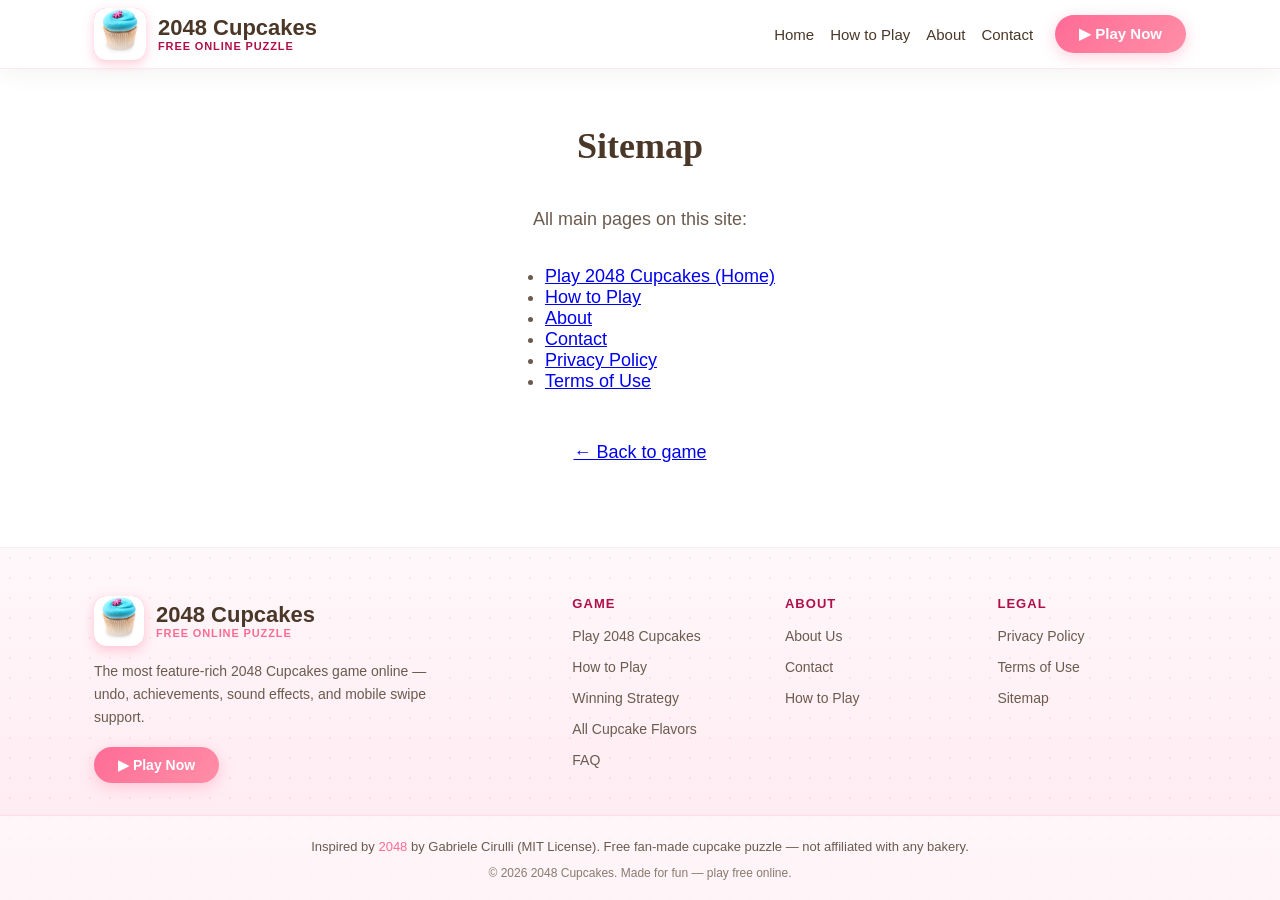
<file: html-sitemap.html>
<!DOCTYPE html>
<html lang="en">
<head>
  <meta charset="utf-8">
  <meta name="viewport" content="width=device-width, initial-scale=1, viewport-fit=cover">
  <meta name="robots" content="index, follow">
  <meta name="theme-color" content="#FF6B95">
  <meta name="author" content="2048 Cupcakes">
  <meta property="og:type" content="website">
  <meta property="og:site_name" content="2048 Cupcakes">
  <meta property="og:locale" content="en_US">
  <meta name="twitter:card" content="summary">
  <link rel="icon" href="favicon.png" type="image/png" sizes="48x48"><link rel="icon" href="favicon-32.png" type="image/png" sizes="32x32">
  <link rel="apple-touch-icon" href="apple-touch-icon.png" sizes="180x180">
  <link href="css/site.min.css?v=28" rel="stylesheet">
  <link href="css/responsive.min.css?v=26" rel="stylesheet">
  <script src="js/site-config.min.js?v=7"></script>
  <title>Sitemap — 2048 Cupcakes</title>
  <meta name="description" content="HTML sitemap for 2048 Cupcakes: play, how to play, about, contact, privacy, and terms pages.">
  <link rel="canonical" id="canonical-link" href="https://cadejay.github.io/2048cupcakes/html-sitemap.html">
  <meta property="og:title" content="Sitemap — 2048 Cupcakes">
  <meta property="og:description" content="All main pages on 2048 Cupcakes in one list for easy browsing and discovery.">
  <meta property="og:url" id="og-url" content="https://cadejay.github.io/2048cupcakes/html-sitemap.html">
  <meta property="og:image" id="og-image" content="https://cadejay.github.io/2048cupcakes/style/img/2048.jpg">
  <script>
    if (window.SiteConfig) SiteConfig.applySeoMeta({ pagePath: "html-sitemap.html", image: "style/img/2048.jpg" });
  </script>
</head>
<body class="site-body" data-page="html-sitemap">
  <a class="skip-link" href="#main-content">Skip to content</a>
  <header id="site-header"></header>
  <main id="main-content" class="site-main" style="max-width:720px;margin:0 auto;padding:2rem 1.25rem 3rem">
    <h1>Sitemap</h1>
    <p>All main pages on this site:</p>
    <ul>
      <li><a href="./">Play 2048 Cupcakes (Home)</a></li>
      <li><a href="how-to-play.html">How to Play</a></li>
      <li><a href="about.html">About</a></li>
      <li><a href="contact.html">Contact</a></li>
      <li><a href="privacy-policy.html">Privacy Policy</a></li>
      <li><a href="terms.html">Terms of Use</a></li>
    </ul>
    <p style="margin-top:2rem"><a href="./#game">← Back to game</a></p>
  </main>
  <footer id="site-footer"></footer>
  <script src="js/site.min.js?v=15" defer></script>
</body>
</html>
</file>
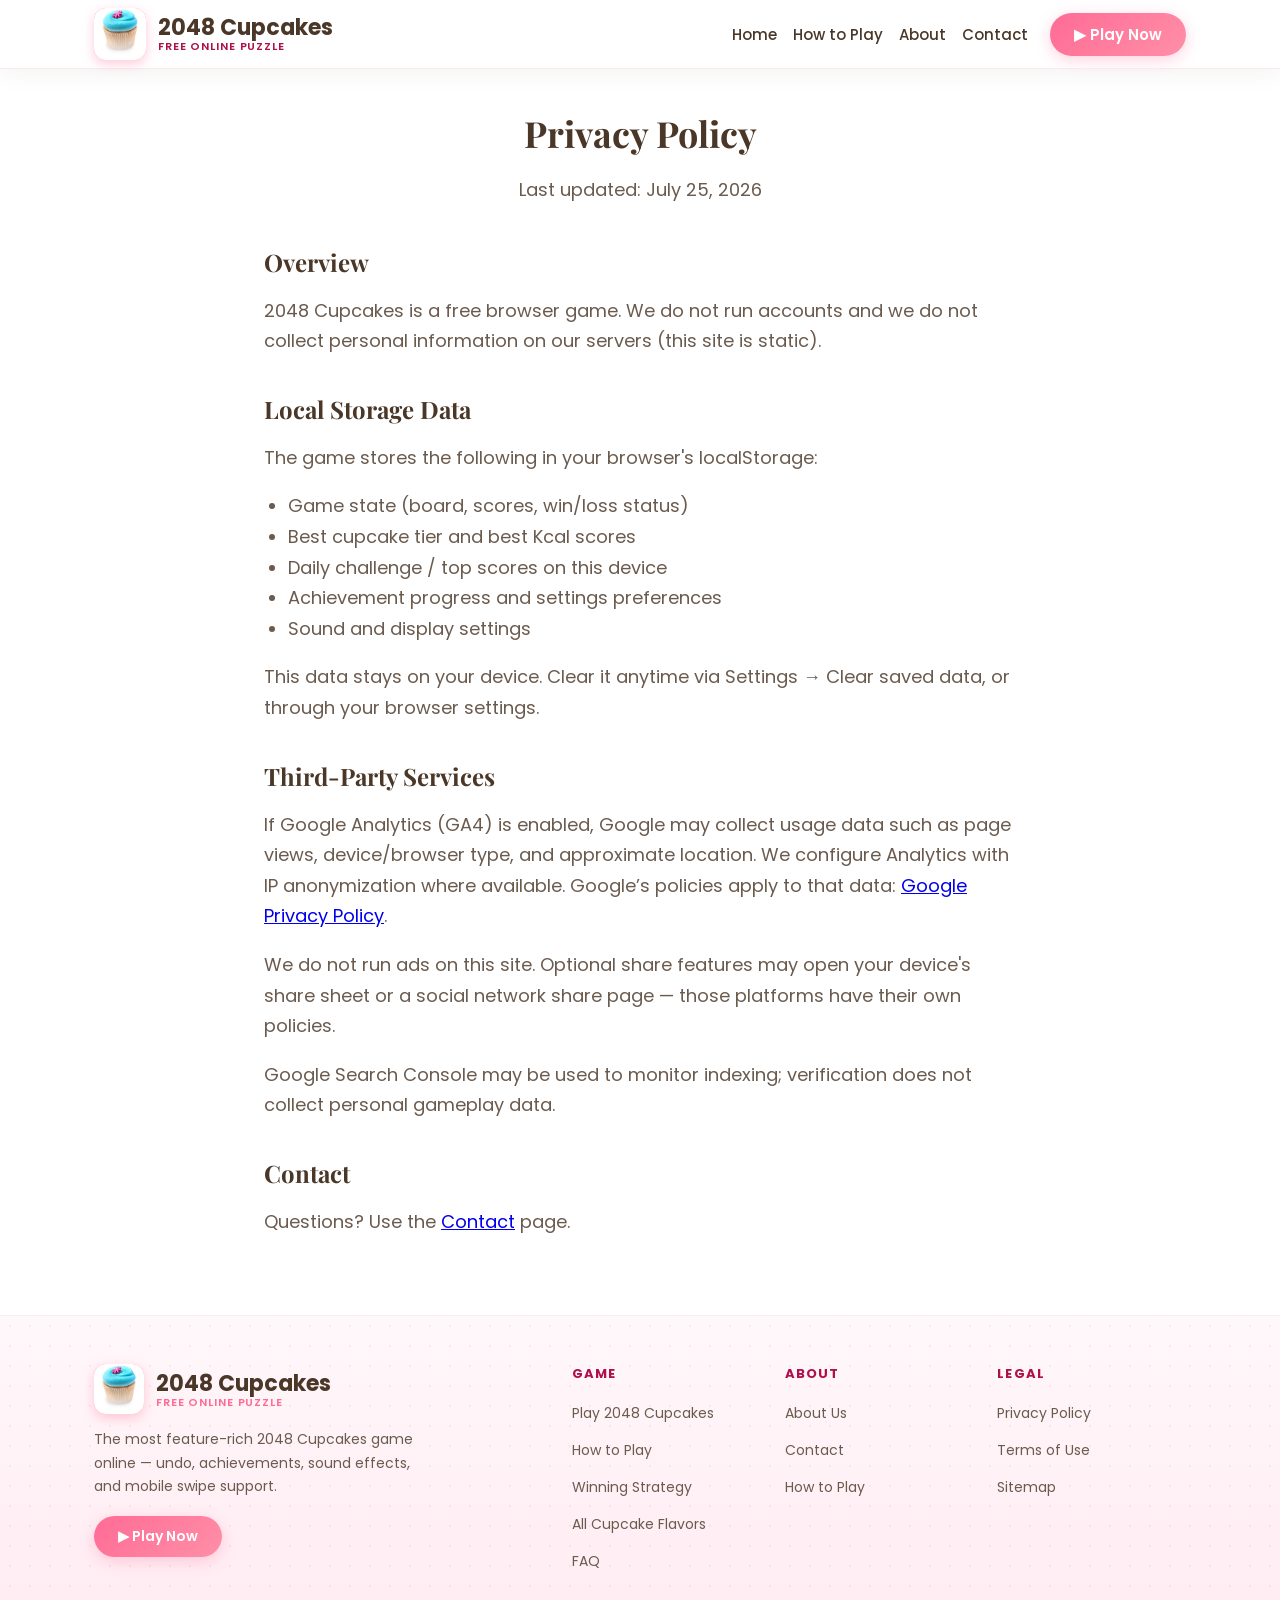
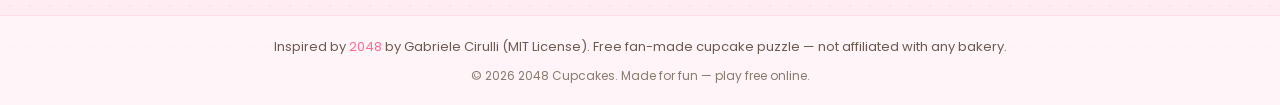
<file: privacy-policy.html>
<!DOCTYPE html>
<html lang="en">
<head>
  <meta charset="utf-8">
  <meta name="viewport" content="width=device-width, initial-scale=1, viewport-fit=cover">
  <meta name="robots" content="index, follow">
  <meta name="theme-color" content="#FF6B95">
  <meta name="author" content="2048 Cupcakes">
  <meta property="og:type" content="website">
  <meta property="og:site_name" content="2048 Cupcakes">
  <meta property="og:locale" content="en_US">
  <meta name="twitter:card" content="summary_large_image">
  <link rel="icon" href="favicon.png" type="image/png" sizes="48x48"><link rel="icon" href="favicon-32.png" type="image/png" sizes="32x32">
  <link rel="apple-touch-icon" href="apple-touch-icon.png" sizes="180x180">
  <link rel="preconnect" href="https://fonts.googleapis.com">
  <link rel="preconnect" href="https://fonts.gstatic.com" crossorigin>
  <link href="https://fonts.googleapis.com/css2?family=Playfair+Display:wght@600;700&family=Poppins:wght@400;500;600;700&display=swap" rel="stylesheet" media="print" onload="this.media='all'">
  <link href="css/site.min.css?v=28" rel="stylesheet">
  <link href="css/responsive.min.css?v=26" rel="stylesheet">
  <script src="js/site-config.min.js?v=7"></script>
  <title>Privacy Policy — 2048 Cupcakes</title>
  <meta name="description" content="Privacy Policy for 2048 Cupcakes. Local storage only — no personal data collection.">
  <link rel="canonical" id="canonical-link" href="https://cadejay.github.io/2048cupcakes/privacy-policy.html">
  <meta property="og:title" content="Privacy Policy — 2048 Cupcakes">
  <meta property="og:description" content="Privacy Policy for 2048 Cupcakes. Local storage only — no personal data collection.">
  <meta property="og:url" id="og-url" content="https://cadejay.github.io/2048cupcakes/privacy-policy.html">
  <meta property="og:image" id="og-image" content="https://cadejay.github.io/2048cupcakes/style/img/2048.jpg">
  <meta name="twitter:title" content="Privacy Policy — 2048 Cupcakes">
  <meta name="twitter:description" content="Privacy Policy for 2048 Cupcakes. Local storage only — no personal data collection.">
  <meta name="twitter:image" id="twitter-image" content="https://cadejay.github.io/2048cupcakes/style/img/2048.jpg">
  <script>
    if (window.SiteConfig) SiteConfig.applySeoMeta({ pagePath: "privacy-policy.html", image: "style/img/2048.jpg" });
  </script>
</head>
<body class="site-body" data-page="privacy">
  <a class="skip-link" href="#main-content">Skip to content</a>
  <header id="site-header">
    <noscript>
      <div class="site-header__inner">
        <a href="index.html" class="site-logo"><span class="site-logo__icon" aria-hidden="true"><img src="style/img/bg.jpg" alt="" width="48" height="48"></span><span class="site-logo__text">2048 Cupcakes<small>Free Online Puzzle</small></span></a>
        <ul class="site-nav">
          <li><a href="index.html">Home</a></li>
          <li><a href="how-to-play.html">How to Play</a></li>
          <li><a href="about.html">About</a></li>
          <li><a href="contact.html">Contact</a></li>
          <li><a href="index.html#game" class="site-nav__cta">Play Now</a></li>
        </ul>
      </div>
    </noscript>
  </header>

  <main class="site-main site-main--page" id="main-content">
    <div class="site-container page-content">
      <div class="page-header"><h1>Privacy Policy</h1><p>Last updated: July 25, 2026</p></div>
      <h2>Overview</h2>
      <p>2048 Cupcakes is a free browser game. We do not run accounts and we do not collect personal information on our servers (this site is static).</p>
      <h2>Local Storage Data</h2>
      <p>The game stores the following in your browser's localStorage:</p>
      <ul>
        <li>Game state (board, scores, win/loss status)</li>
        <li>Best cupcake tier and best Kcal scores</li>
        <li>Daily challenge / top scores on this device</li>
        <li>Achievement progress and settings preferences</li>
        <li>Sound and display settings</li>
      </ul>
      <p>This data stays on your device. Clear it anytime via Settings → Clear saved data, or through your browser settings.</p>
      <h2>Third-Party Services</h2>
      <p>If Google Analytics (GA4) is enabled, Google may collect usage data such as page views, device/browser type, and approximate location. We configure Analytics with IP anonymization where available. Google’s policies apply to that data: <a href="https://policies.google.com/privacy" target="_blank" rel="noopener noreferrer">Google Privacy Policy</a>.</p>
      <p>We do not run ads on this site. Optional share features may open your device's share sheet or a social network share page — those platforms have their own policies.</p>
      <p>Google Search Console may be used to monitor indexing; verification does not collect personal gameplay data.</p>
      <h2>Contact</h2>
      <p>Questions? Use the <a href="contact.html">Contact</a> page.</p>
    </div>
  </main>
  <footer id="site-footer">
    <noscript>
      <nav aria-label="Footer">
        <a href="index.html#game">Play</a> ·
        <a href="how-to-play.html">How to Play</a> ·
        <a href="about.html">About</a> ·
        <a href="contact.html">Contact</a> ·
        <a href="privacy-policy.html">Privacy</a> ·
        <a href="terms.html">Terms</a>
      </nav>
    </noscript>
  </footer>

  <script src="js/site.min.js?v=15" defer></script>
</body>
</html>
</file>
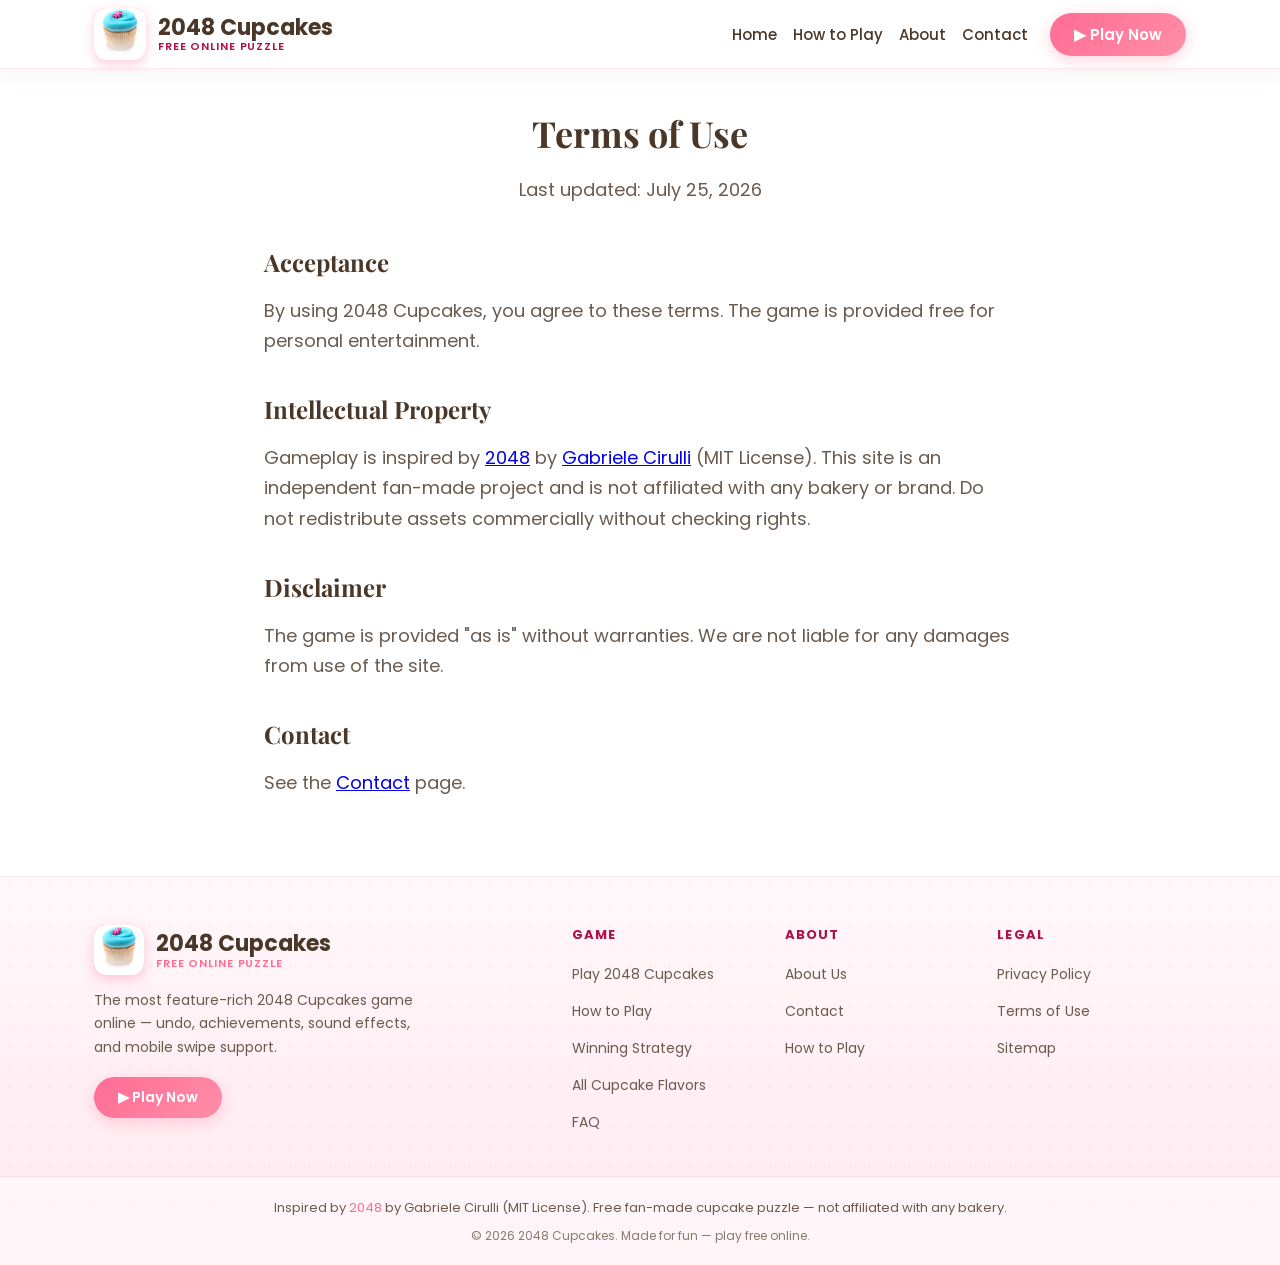
<file: terms.html>
<!DOCTYPE html>
<html lang="en">
<head>
  <meta charset="utf-8">
  <meta name="viewport" content="width=device-width, initial-scale=1, viewport-fit=cover">
  <meta name="robots" content="index, follow">
  <meta name="theme-color" content="#FF6B95">
  <meta name="author" content="2048 Cupcakes">
  <meta property="og:type" content="website">
  <meta property="og:site_name" content="2048 Cupcakes">
  <meta property="og:locale" content="en_US">
  <meta name="twitter:card" content="summary_large_image">
  <link rel="icon" href="favicon.png" type="image/png" sizes="48x48"><link rel="icon" href="favicon-32.png" type="image/png" sizes="32x32">
  <link rel="apple-touch-icon" href="apple-touch-icon.png" sizes="180x180">
  <link rel="preconnect" href="https://fonts.googleapis.com">
  <link rel="preconnect" href="https://fonts.gstatic.com" crossorigin>
  <link href="https://fonts.googleapis.com/css2?family=Playfair+Display:wght@600;700&family=Poppins:wght@400;500;600;700&display=swap" rel="stylesheet" media="print" onload="this.media='all'">
  <link href="css/site.min.css?v=28" rel="stylesheet">
  <link href="css/responsive.min.css?v=26" rel="stylesheet">
  <script src="js/site-config.min.js?v=7"></script>
  <title>Terms of Use — 2048 Cupcakes</title>
  <meta name="description" content="Terms of Use for 2048 Cupcakes free online puzzle game.">
  <link rel="canonical" id="canonical-link" href="https://cadejay.github.io/2048cupcakes/terms.html">
  <meta property="og:title" content="Terms of Use — 2048 Cupcakes">
  <meta property="og:description" content="Terms of Use for 2048 Cupcakes free online puzzle game.">
  <meta property="og:url" id="og-url" content="https://cadejay.github.io/2048cupcakes/terms.html">
  <meta property="og:image" id="og-image" content="https://cadejay.github.io/2048cupcakes/style/img/2048.jpg">
  <meta name="twitter:title" content="Terms of Use — 2048 Cupcakes">
  <meta name="twitter:description" content="Terms of Use for 2048 Cupcakes free online puzzle game.">
  <meta name="twitter:image" id="twitter-image" content="https://cadejay.github.io/2048cupcakes/style/img/2048.jpg">
  <script>
    if (window.SiteConfig) SiteConfig.applySeoMeta({ pagePath: "terms.html", image: "style/img/2048.jpg" });
  </script>
</head>
<body class="site-body" data-page="terms">
  <a class="skip-link" href="#main-content">Skip to content</a>
  <header id="site-header">
    <noscript>
      <div class="site-header__inner">
        <a href="index.html" class="site-logo"><span class="site-logo__icon" aria-hidden="true"><img src="style/img/bg.jpg" alt="" width="48" height="48"></span><span class="site-logo__text">2048 Cupcakes<small>Free Online Puzzle</small></span></a>
        <ul class="site-nav">
          <li><a href="index.html">Home</a></li>
          <li><a href="how-to-play.html">How to Play</a></li>
          <li><a href="about.html">About</a></li>
          <li><a href="contact.html">Contact</a></li>
          <li><a href="index.html#game" class="site-nav__cta">Play Now</a></li>
        </ul>
      </div>
    </noscript>
  </header>

  <main class="site-main site-main--page" id="main-content">
    <div class="site-container page-content">
      <div class="page-header"><h1>Terms of Use</h1><p>Last updated: July 25, 2026</p></div>
      <h2>Acceptance</h2>
      <p>By using 2048 Cupcakes, you agree to these terms. The game is provided free for personal entertainment.</p>
      <h2>Intellectual Property</h2>
      <p>Gameplay is inspired by <a href="https://play2048.co/" target="_blank" rel="noopener noreferrer">2048</a> by <a href="https://gabrielecirulli.com" target="_blank" rel="noopener noreferrer">Gabriele Cirulli</a> (MIT License). This site is an independent fan-made project and is not affiliated with any bakery or brand. Do not redistribute assets commercially without checking rights.</p>
      <h2>Disclaimer</h2>
      <p>The game is provided "as is" without warranties. We are not liable for any damages from use of the site.</p>
      <h2>Contact</h2>
      <p>See the <a href="contact.html">Contact</a> page.</p>
    </div>
  </main>
  <footer id="site-footer">
    <noscript>
      <nav aria-label="Footer">
        <a href="index.html#game">Play</a> ·
        <a href="how-to-play.html">How to Play</a> ·
        <a href="about.html">About</a> ·
        <a href="contact.html">Contact</a> ·
        <a href="privacy-policy.html">Privacy</a> ·
        <a href="terms.html">Terms</a>
      </nav>
    </noscript>
  </footer>

  <script src="js/site.min.js?v=15" defer></script>
</body>
</html>
</file>
<file: style/fonts/clear-sans.css>
@font-face {
  font-family: "Clear Sans";
  src: url("ClearSans-Regular-webfont.woff") format("woff");
  font-weight: 400;
  font-style: normal;
  font-display: optional;
}

@font-face {
  font-family: "Clear Sans";
  src: url("ClearSans-Bold-webfont.woff") format("woff");
  font-weight: 700;
  font-style: normal;
  font-display: optional;
}
</file>
<file: css/app.min.css>
html,body{margin:0;padding:0;background-color:#fff;color:#4d2523;font-family:"Clear Sans","Helvetica Neue",Arial,sans-serif;font-size:18px}body{padding:80px 0;background-image:none;background-position:top center;background-repeat:no-repeat}.heading:after{content:"";display:block;clear:both}h1.title,p.title{font-size:80px;font-weight:bold;margin:0;display:block;text-align:center}h1.title small,p.title small{font-size:60px}.title-container{position:relative;display:inline-block;padding-bottom:10px}@-webkit-keyframes move-up{0%{top:25px;opacity:1}100%{top:-50px;opacity:0}}@-moz-keyframes move-up{0%{top:25px;opacity:1}100%{top:-50px;opacity:0}}@keyframes move-up{0%{top:25px;opacity:1}100%{top:-50px;opacity:0}}.scores-container,.scores-points{text-align:right}.score-container,.best-container,.score-points,.best-points{overflow:hidden;position:relative;display:inline-block;background:#FFE8F0;padding:15px 0px;font-size:19px;text-transform:capitalize;height:19px;line-height:41px;font-weight:bold;border-radius:3px;color:#5c0a2a;margin-top:8px;margin-bottom:16px;text-align:center;width:49%;float:left;border:1px solid rgba(194,24,91,0.22)}.score-container:after,.best-container:after,.score-points:after,.best-points:after{position:absolute;width:100%;top:10px;left:0;text-transform:uppercase;font-size:13px;line-height:13px;text-align:center;color:#8B2F4B}.score-container .score-addition,.best-container .score-addition,.score-points .score-addition,.best-points .score-addition{position:absolute;width:100%;text-align:center;color:red;font-size:19px;line-height:19px;font-weight:bold;color:rgba(77,37,35,0.9);z-index:100;-webkit-animation:move-up 600ms ease-in;-moz-animation:move-up 600ms ease-in;animation:move-up 600ms ease-in;-webkit-animation-fill-mode:both;-moz-animation-fill-mode:both;animation-fill-mode:both}.best-container{float:right}.best-points{float:right}.score-container:after{content:"Cupcake"}.score-points:after{content:"Kcal"}.best-container:after{content:"Cupcake Max"}.best-points:after{content:"Kcal Max"}p{margin-top:0;margin-bottom:10px;line-height:1.65}a{color:#4d2523;font-weight:bold;text-decoration:underline;cursor:pointer}strong.important{text-transform:uppercase}hr{border:none;border-bottom:1px solid #fbb8cc;margin-top:20px;margin-bottom:30px}.container{width:500px;margin:0 auto}@-webkit-keyframes fade-in{0%{opacity:0}100%{opacity:1}}@-moz-keyframes fade-in{0%{opacity:0}100%{opacity:1}}@keyframes fade-in{0%{opacity:0}100%{opacity:1}}.game-container{margin-top:11px;position:relative;padding:15px;cursor:default;-webkit-touch-callout:none;-ms-touch-callout:none;-webkit-user-select:none;-moz-user-select:none;-ms-user-select:none;-ms-touch-action:none;touch-action:none;background:#f67098;border-radius:6px;width:500px;height:500px;-webkit-box-sizing:border-box;-moz-box-sizing:border-box;box-sizing:border-box}.game-container .game-message{display:none;position:absolute;top:0;right:0;bottom:0;left:0;background:rgba(255,255,255,0.7);z-index:100;text-align:center;-webkit-animation:fade-in 800ms ease 1200ms;-moz-animation:fade-in 800ms ease 1200ms;animation:fade-in 800ms ease 1200ms;-webkit-animation-fill-mode:both;-moz-animation-fill-mode:both;animation-fill-mode:both}.game-container .game-message p{font-size:60px;font-weight:bold;height:60px;line-height:60px;margin-top:222px}.game-container .game-message .lower{display:block;margin-top:59px}.game-container .game-message a,.game-container .game-message button.keep-playing-button,.game-container .game-message button.retry-button{display:inline-block;background:#f888a9;border-radius:3px;padding:0 20px;text-decoration:none;color:#3c1b1a;height:40px;line-height:42px;margin-left:9px;border:none;font:inherit;cursor:pointer}.game-container .game-message a.keep-playing-button,.game-container .game-message button.keep-playing-button{display:none}.game-container .game-message .score-sharing{display:inline-block;vertical-align:middle;margin-left:10px}.game-container .game-message.game-won{background:rgba(88,46,116,0.5);color:white}.game-container .game-message.game-won a.keep-playing-button,.game-container .game-message.game-won button.keep-playing-button{display:inline-block}.game-container .game-message.game-won,.game-container .game-message.game-over{display:block}.grid-container{position:absolute;z-index:1}.grid-row{margin-bottom:15px}.grid-row:last-child{margin-bottom:0}.grid-row:after{content:"";display:block;clear:both}.grid-cell{width:106.25px;height:106.25px;margin-right:15px;float:left;border-radius:3px;background:rgba(255,255,255,0.35)}.grid-cell:last-child{margin-right:0}.tile-container{position:absolute;z-index:2}.tile,.tile .tile-inner{width:107px;height:107px;line-height:116.25px}.tile.tile-position-1-1{-webkit-transform:translate(0px,0px);-moz-transform:translate(0px,0px);transform:translate(0px,0px)}.tile.tile-position-1-2{-webkit-transform:translate(0px,121px);-moz-transform:translate(0px,121px);transform:translate(0px,121px)}.tile.tile-position-1-3{-webkit-transform:translate(0px,242px);-moz-transform:translate(0px,242px);transform:translate(0px,242px)}.tile.tile-position-1-4{-webkit-transform:translate(0px,363px);-moz-transform:translate(0px,363px);transform:translate(0px,363px)}.tile.tile-position-2-1{-webkit-transform:translate(121px,0px);-moz-transform:translate(121px,0px);transform:translate(121px,0px)}.tile.tile-position-2-2{-webkit-transform:translate(121px,121px);-moz-transform:translate(121px,121px);transform:translate(121px,121px)}.tile.tile-position-2-3{-webkit-transform:translate(121px,242px);-moz-transform:translate(121px,242px);transform:translate(121px,242px)}.tile.tile-position-2-4{-webkit-transform:translate(121px,363px);-moz-transform:translate(121px,363px);transform:translate(121px,363px)}.tile.tile-position-3-1{-webkit-transform:translate(242px,0px);-moz-transform:translate(242px,0px);transform:translate(242px,0px)}.tile.tile-position-3-2{-webkit-transform:translate(242px,121px);-moz-transform:translate(242px,121px);transform:translate(242px,121px)}.tile.tile-position-3-3{-webkit-transform:translate(242px,242px);-moz-transform:translate(242px,242px);transform:translate(242px,242px)}.tile.tile-position-3-4{-webkit-transform:translate(242px,363px);-moz-transform:translate(242px,363px);transform:translate(242px,363px)}.tile.tile-position-4-1{-webkit-transform:translate(363px,0px);-moz-transform:translate(363px,0px);transform:translate(363px,0px)}.tile.tile-position-4-2{-webkit-transform:translate(363px,121px);-moz-transform:translate(363px,121px);transform:translate(363px,121px)}.tile.tile-position-4-3{-webkit-transform:translate(363px,242px);-moz-transform:translate(363px,242px);transform:translate(363px,242px)}.tile.tile-position-4-4{-webkit-transform:translate(363px,363px);-moz-transform:translate(363px,363px);transform:translate(363px,363px)}.tile{position:absolute;-webkit-transition:100ms ease-in-out;-moz-transition:100ms ease-in-out;transition:100ms ease-in-out;-webkit-transition-property:-webkit-transform;-moz-transition-property:-moz-transform;transition-property:transform}.tile .tile-inner{border-radius:3px;background:white;text-align:center;font-weight:bold;z-index:10;font-size:55px}.tile .tile-inner img{width:100%;height:100%}.tile.tile-2 .tile-inner{background:white;box-shadow:0 0 30px 10px rgba(0,0,255,0),inset 0 0 0 1px rgba(255,255,255,0)}.tile.tile-4 .tile-inner{background:#eeeaf1;box-shadow:0 0 30px 10px rgba(0,0,255,0),inset 0 0 0 1px rgba(255,255,255,0)}.tile.tile-8 .tile-inner{color:white;background:#ddd5e3;box-shadow:0 0 30px 10px rgba(0,0,255,0),inset 0 0 0 1px rgba(255,255,255,0)}.tile.tile-16 .tile-inner{color:white;background:#ccc0d5;box-shadow:0 0 30px 10px rgba(0,0,255,0),inset 0 0 0 1px rgba(255,255,255,0)}.tile.tile-32 .tile-inner{color:white;background:#bcabc7;box-shadow:0 0 30px 10px rgba(0,0,255,0.07937),inset 0 0 0 1px rgba(255,255,255,0.04762)}.tile.tile-64 .tile-inner{color:white;background:#ab96b9;box-shadow:0 0 30px 10px rgba(0,0,255,0.15873),inset 0 0 0 1px rgba(255,255,255,0.09524)}.tile.tile-128 .tile-inner{color:white;background:#9a81ab;box-shadow:0 0 30px 10px rgba(0,0,255,0.2381),inset 0 0 0 1px rgba(255,255,255,0.14286);font-size:45px}@media screen and (max-width:520px){.tile.tile-128 .tile-inner{font-size:25px}}.tile.tile-256 .tile-inner{color:white;background:#8a6c9d;box-shadow:0 0 30px 10px rgba(0,0,255,0.31746),inset 0 0 0 1px rgba(255,255,255,0.19048);font-size:45px}@media screen and (max-width:520px){.tile.tile-256 .tile-inner{font-size:25px}}.tile.tile-512 .tile-inner{color:white;background:#79578f;box-shadow:0 0 30px 10px rgba(0,0,255,0.39683),inset 0 0 0 1px rgba(255,255,255,0.2381);font-size:45px}@media screen and (max-width:520px){.tile.tile-512 .tile-inner{font-size:25px}}.tile.tile-1024 .tile-inner{color:white;background:#684281;box-shadow:0 0 30px 10px rgba(0,0,255,0.47619),inset 0 0 0 1px rgba(255,255,255,0.28571);font-size:35px}@media screen and (max-width:520px){.tile.tile-1024 .tile-inner{font-size:15px}}.tile.tile-2048 .tile-inner{color:white;background:#582e74;box-shadow:0 0 30px 10px rgba(0,0,255,0.55556),inset 0 0 0 1px rgba(255,255,255,0.33333);font-size:35px}@media screen and (max-width:520px){.tile.tile-2048 .tile-inner{font-size:15px}}.tile.tile-super .tile-inner{color:white;background:#343236;font-size:30px}@media screen and (max-width:520px){.tile.tile-super .tile-inner{font-size:10px}}@-webkit-keyframes appear{0%{opacity:0;-webkit-transform:scale(0);-moz-transform:scale(0);transform:scale(0)}100%{opacity:1;-webkit-transform:scale(1);-moz-transform:scale(1);transform:scale(1)}}@-moz-keyframes appear{0%{opacity:0;-webkit-transform:scale(0);-moz-transform:scale(0);transform:scale(0)}100%{opacity:1;-webkit-transform:scale(1);-moz-transform:scale(1);transform:scale(1)}}@keyframes appear{0%{opacity:0;-webkit-transform:scale(0);-moz-transform:scale(0);transform:scale(0)}100%{opacity:1;-webkit-transform:scale(1);-moz-transform:scale(1);transform:scale(1)}}.tile-new .tile-inner{-webkit-animation:appear 200ms ease 100ms;-moz-animation:appear 200ms ease 100ms;animation:appear 200ms ease 100ms;-webkit-animation-fill-mode:backwards;-moz-animation-fill-mode:backwards;animation-fill-mode:backwards}@-webkit-keyframes pop{0%{-webkit-transform:scale(0);-moz-transform:scale(0);transform:scale(0)}50%{-webkit-transform:scale(1.2);-moz-transform:scale(1.2);transform:scale(1.2)}100%{-webkit-transform:scale(1);-moz-transform:scale(1);transform:scale(1)}}@-moz-keyframes pop{0%{-webkit-transform:scale(0);-moz-transform:scale(0);transform:scale(0)}50%{-webkit-transform:scale(1.2);-moz-transform:scale(1.2);transform:scale(1.2)}100%{-webkit-transform:scale(1);-moz-transform:scale(1);transform:scale(1)}}@keyframes pop{0%{-webkit-transform:scale(0);-moz-transform:scale(0);transform:scale(0)}50%{-webkit-transform:scale(1.2);-moz-transform:scale(1.2);transform:scale(1.2)}100%{-webkit-transform:scale(1);-moz-transform:scale(1);transform:scale(1)}}.tile-merged .tile-inner{z-index:20;-webkit-animation:pop 200ms ease 100ms;-moz-animation:pop 200ms ease 100ms;animation:pop 200ms ease 100ms;-webkit-animation-fill-mode:backwards;-moz-animation-fill-mode:backwards;animation-fill-mode:backwards}.above-game:after{content:"";display:block;clear:both}.game-intro{float:left;font-size:25px;line-height:42px;margin-bottom:0;margin-top:5px}.restart-button{display:inline-block;background:#f888a9;border-radius:3px;padding:0 20px;text-decoration:none;color:#3c1b1a;height:40px;line-height:42px;display:block;text-align:center;float:right}.game-explanation{margin-top:50px}@media screen and (max-width:520px){html,body{font-size:15px}body{margin:20px 0;padding:0 20px}h1.title,p.title{font-size:27px;margin-top:15px}h1.title small,p.title small{font-size:27px}.container{width:280px;margin:0 auto}.score-container,.best-container,.score-points,.best-points{margin-top:0;padding:15px 0px;min-width:40px}.heading{margin-bottom:10px}.game-intro{width:55%;display:block;box-sizing:border-box;line-height:1.65;font-size:16px;margin-top:10px}.restart-button,.retry-button{width:42%;padding:0;display:block;box-sizing:border-box;margin-top:2px}.game-container{margin-top:17px;position:relative;padding:10px;cursor:default;-webkit-touch-callout:none;-ms-touch-callout:none;-webkit-user-select:none;-moz-user-select:none;-ms-user-select:none;-ms-touch-action:none;touch-action:none;background:#f67098;border-radius:6px;width:280px;height:280px;-webkit-box-sizing:border-box;-moz-box-sizing:border-box;box-sizing:border-box}.game-container .game-message{display:none;position:absolute;top:0;right:0;bottom:0;left:0;background:rgba(255,255,255,0.7);z-index:100;text-align:center;-webkit-animation:fade-in 800ms ease 1200ms;-moz-animation:fade-in 800ms ease 1200ms;animation:fade-in 800ms ease 1200ms;-webkit-animation-fill-mode:both;-moz-animation-fill-mode:both;animation-fill-mode:both}.game-container .game-message p{font-size:60px;font-weight:bold;height:60px;line-height:60px;margin-top:222px}.game-container .game-message .lower{display:block;margin-top:59px}.game-container .game-message a,.game-container .game-message button.keep-playing-button,.game-container .game-message button.retry-button{display:inline-block;background:#f888a9;border-radius:3px;padding:0 20px;text-decoration:none;color:#3c1b1a;height:40px;line-height:42px;margin-left:9px;border:none;font:inherit;cursor:pointer}.game-container .game-message a.keep-playing-button,.game-container .game-message button.keep-playing-button{display:none}.game-container .game-message .score-sharing{display:inline-block;vertical-align:middle;margin-left:10px}.game-container .game-message.game-won{background:rgba(88,46,116,0.5);color:white}.game-container .game-message.game-won a.keep-playing-button,.game-container .game-message.game-won button.keep-playing-button{display:inline-block}.game-container .game-message.game-won,.game-container .game-message.game-over{display:block}.grid-container{position:absolute;z-index:1}.grid-row{margin-bottom:10px}.grid-row:last-child{margin-bottom:0}.grid-row:after{content:"";display:block;clear:both}.grid-cell{width:57.5px;height:57.5px;margin-right:10px;float:left;border-radius:3px;background:rgba(255,255,255,0.35)}.grid-cell:last-child{margin-right:0}.tile-container{position:absolute;z-index:2}.tile,.tile .tile-inner{width:58px;height:58px;line-height:67.5px}.tile.tile-position-1-1{-webkit-transform:translate(0px,0px);-moz-transform:translate(0px,0px);transform:translate(0px,0px)}.tile.tile-position-1-2{-webkit-transform:translate(0px,67px);-moz-transform:translate(0px,67px);transform:translate(0px,67px)}.tile.tile-position-1-3{-webkit-transform:translate(0px,135px);-moz-transform:translate(0px,135px);transform:translate(0px,135px)}.tile.tile-position-1-4{-webkit-transform:translate(0px,202px);-moz-transform:translate(0px,202px);transform:translate(0px,202px)}.tile.tile-position-2-1{-webkit-transform:translate(67px,0px);-moz-transform:translate(67px,0px);transform:translate(67px,0px)}.tile.tile-position-2-2{-webkit-transform:translate(67px,67px);-moz-transform:translate(67px,67px);transform:translate(67px,67px)}.tile.tile-position-2-3{-webkit-transform:translate(67px,135px);-moz-transform:translate(67px,135px);transform:translate(67px,135px)}.tile.tile-position-2-4{-webkit-transform:translate(67px,202px);-moz-transform:translate(67px,202px);transform:translate(67px,202px)}.tile.tile-position-3-1{-webkit-transform:translate(135px,0px);-moz-transform:translate(135px,0px);transform:translate(135px,0px)}.tile.tile-position-3-2{-webkit-transform:translate(135px,67px);-moz-transform:translate(135px,67px);transform:translate(135px,67px)}.tile.tile-position-3-3{-webkit-transform:translate(135px,135px);-moz-transform:translate(135px,135px);transform:translate(135px,135px)}.tile.tile-position-3-4{-webkit-transform:translate(135px,202px);-moz-transform:translate(135px,202px);transform:translate(135px,202px)}.tile.tile-position-4-1{-webkit-transform:translate(202px,0px);-moz-transform:translate(202px,0px);transform:translate(202px,0px)}.tile.tile-position-4-2{-webkit-transform:translate(202px,67px);-moz-transform:translate(202px,67px);transform:translate(202px,67px)}.tile.tile-position-4-3{-webkit-transform:translate(202px,135px);-moz-transform:translate(202px,135px);transform:translate(202px,135px)}.tile.tile-position-4-4{-webkit-transform:translate(202px,202px);-moz-transform:translate(202px,202px);transform:translate(202px,202px)}.tile .tile-inner{font-size:35px}.game-message p{font-size:30px !important;height:30px !important;line-height:30px !important;margin-top:90px !important}.game-message .lower{margin-top:30px !important}.game-message.game-won .score-sharing{margin-top:10px}}.legend-row{padding:10px 5px}.legend-row:after{content:"";display:block;clear:both}.legend-row p{margin-left:93.33333px;margin-top:23.33333px;text-transform:capitalize}.legend-grid{position:relative;padding:7.5px;cursor:default;-webkit-touch-callout:none;-ms-touch-callout:none;-webkit-user-select:none;-moz-user-select:none;-ms-user-select:none;-ms-touch-action:none;touch-action:none;background:#f67098;border-radius:4px;width:73px;height:73px;-webkit-box-sizing:border-box;-moz-box-sizing:border-box;box-sizing:border-box;float:left}.legend-cell{width:57.5px;height:57.5px;margin-right:7.5px;float:left;border-radius:3px;background:rgba(255,255,255,0.35)}.legend-cell img{width:100%;height:100%}.cell-2{background:white;box-shadow:0 0 30px 5px rgba(0,0,255,0),inset 0 0 0 1px rgba(255,255,255,0)}.cell-4{background:#eeeaf1;box-shadow:0 0 30px 5px rgba(0,0,255,0),inset 0 0 0 1px rgba(255,255,255,0)}.cell-8{color:white;background:#ddd5e3;box-shadow:0 0 30px 5px rgba(0,0,255,0),inset 0 0 0 1px rgba(255,255,255,0)}.cell-16{color:white;background:#ccc0d5;box-shadow:0 0 30px 5px rgba(0,0,255,0),inset 0 0 0 1px rgba(255,255,255,0)}.cell-32{color:white;background:#bcabc7;box-shadow:0 0 30px 5px rgba(0,0,255,0.07937),inset 0 0 0 1px rgba(255,255,255,0.04762)}.cell-64{color:white;background:#ab96b9;box-shadow:0 0 30px 5px rgba(0,0,255,0.15873),inset 0 0 0 1px rgba(255,255,255,0.09524)}.cell-128{color:white;background:#9a81ab;box-shadow:0 0 30px 5px rgba(0,0,255,0.2381),inset 0 0 0 1px rgba(255,255,255,0.14286)}.cell-256{color:white;background:#8a6c9d;box-shadow:0 0 30px 5px rgba(0,0,255,0.31746),inset 0 0 0 1px rgba(255,255,255,0.19048)}.cell-512{color:white;background:#79578f;box-shadow:0 0 30px 5px rgba(0,0,255,0.39683),inset 0 0 0 1px rgba(255,255,255,0.2381)}.cell-1024{color:white;background:#684281;box-shadow:0 0 30px 5px rgba(0,0,255,0.47619),inset 0 0 0 1px rgba(255,255,255,0.28571)}.cell-2048{color:white;background:#582e74;box-shadow:0 0 30px 5px rgba(0,0,255,0.55556),inset 0 0 0 1px rgba(255,255,255,0.33333)}.cell-4096{color:white;background:#582e74;box-shadow:0 0 30px 5px rgba(0,0,255,0.6),inset 0 0 0 1px rgba(255,255,255,0.38)}.cell-8192{color:white;background:#582e74;box-shadow:0 0 30px 5px rgba(0,0,255,0.7),inset 0 0 0 1px rgba(255,255,255,0.43)}.repo-link{margin-top:40px;margin-right:20px;text-align:right}:root{--primary:#FF6B95;--primary-light:#FF8FA8;--secondary:#FFB3C6;--secondary-light:#FFD6E0;--accent:#FF8C69;--bg:#FFFFFF;--text-heading:#4A3728;--text-body:#6B5B4F}*,*::before,*::after{box-sizing:border-box}html{scroll-padding-top:72px;-webkit-text-size-adjust:100%;text-size-adjust:100%}#game,.guide-section[id],.site-main--page{scroll-margin-top:72px}.skip-link{position:absolute;left:-9999px;top:0;z-index:10000;padding:12px 18px;background:#FF6B95;color:#fff;font-weight:600;text-decoration:none;border-radius:0 0 8px 0}.skip-link:focus{left:0}.table-scroll{width:100%;overflow-x:auto;-webkit-overflow-scrolling:touch;margin:1rem 0}.site-body{margin:0;min-height:100vh;display:flex;flex-direction:column;font-family:"Poppins","Clear Sans","Helvetica Neue",Arial,sans-serif;font-size:18px;color:var(--text-body);background:var(--bg) !important;padding:0 !important}.site-body h1,.site-body h2,.site-body h3,.page-content h1,.page-content h2,.page-content h3{font-family:"Playfair Display",Georgia,serif;color:var(--text-heading)}body.site-body{padding:0 !important;margin:0 !important;background-image:none !important;background-color:#fff !important;width:100%;overflow-x:hidden}body.site-body .container{width:min(520px,calc(100vw - 20px)) !important;max-width:520px !important;margin-left:auto !important;margin-right:auto !important;float:none !important;box-sizing:border-box}.site-header{width:100%;position:sticky;top:0;z-index:1000;background:rgba(255,255,255,0.85);backdrop-filter:blur(12px);-webkit-backdrop-filter:blur(12px);border-bottom:1px solid rgba(255,107,149,0.1);box-shadow:none}.site-header__inner{max-width:1140px;width:100%;margin:0 auto;padding:0 clamp(12px,3vw,24px);display:flex;align-items:center;justify-content:space-between;height:clamp(56px,10vw,68px);position:relative}.site-logo{display:flex;align-items:center;gap:clamp(8px,2vw,12px);text-decoration:none;color:var(--text-heading);min-width:0;flex:1}.site-logo__icon{width:clamp(40px,9.5vw,50px);height:clamp(40px,9.5vw,50px);background:linear-gradient(135deg,var(--primary),var(--primary-light));border-radius:12px;display:flex;align-items:center;justify-content:center;font-size:clamp(20px,5vw,26px);box-shadow:0 4px 12px rgba(255,107,149,0.35);flex-shrink:0;transition:transform 0.3s ease;overflow:hidden}.site-logo__icon img{width:100%;height:100%;object-fit:cover;display:block}.site-logo:hover .site-logo__icon{transform:scale(1.05)}.site-footer__brand .site-logo{flex:none;margin-bottom:14px}.site-logo__text{font-weight:bold;font-size:clamp(16px,4.2vw,22px);line-height:1.15;white-space:nowrap;overflow:hidden;text-overflow:ellipsis}.site-logo__text small{display:block;font-size:clamp(9px,2.2vw,11px);font-weight:600;color:#b0104a;letter-spacing:0.08em;text-transform:uppercase}.site-nav-backdrop{display:none}.site-nav{display:flex;align-items:center;gap:16px;list-style:none;margin:0;padding:0}.site-nav li{list-style:none;margin:0;padding:0}.site-nav a{position:relative;padding:8px 0;text-decoration:none;color:#4A3728;font-weight:500;font-size:clamp(14px,3.5vw,15px);border-radius:0;background:transparent;transition:color 0.2s ease;display:block}.site-nav a::after{content:"";position:absolute;width:0;height:2px;bottom:0;left:0;background:#FF6B95;transition:width 0.3s ease}.site-nav a:hover,.site-nav a.is-active,.site-nav a.active{background:transparent;color:#5c0a2a;font-weight:600}.site-nav a:hover::after,.site-nav a.is-active::after,.site-nav a.active::after{width:100%}.site-nav__cta{background:linear-gradient(135deg,#FF6B95 0%,#FF8FA8 100%) !important;color:#fff !important;border:none;padding:10px 24px !important;border-radius:25px !important;font-weight:600 !important;margin-left:6px;box-shadow:0 4px 15px rgba(255,107,149,0.3);transition:transform 0.3s ease,box-shadow 0.3s ease}.site-nav__cta::after{display:none !important}.site-nav__cta:hover,.site-nav__cta.is-active,.site-nav__cta.active{transform:translateY(-2px);box-shadow:0 8px 25px rgba(255,107,149,0.4);background:linear-gradient(135deg,#FF6B95 0%,#FF8FA8 100%) !important;color:#fff !important;font-weight:600 !important}.site-nav-toggle{display:none;background:#fff;border:2px solid var(--primary);border-radius:8px;padding:8px 12px;cursor:pointer;font-size:20px;color:var(--text-heading);flex-shrink:0;margin-left:8px;line-height:1}body.nav-open{overflow:hidden}.site-main{flex:1;width:100%;display:flex;flex-direction:column;align-items:center}.game-wrap{display:flex;justify-content:center;align-items:center;flex-direction:column;width:100%;max-width:100vw;padding:0 clamp(10px,3vw,16px) clamp(16px,4vw,24px);background:#fff !important;position:relative;box-sizing:border-box;margin:0 auto}.game-hero-visual{position:relative;width:100%;margin:clamp(8px,2vw,12px) auto 0;text-align:center;padding-top:0;background:#fff}.game-wrap .container{width:min(520px,calc(100vw - 20px)) !important;max-width:520px !important;margin:0 auto !important;display:flex;flex-direction:column;align-items:center;box-sizing:border-box}.site-body .game-wrap .heading{width:100%;max-width:520px;margin:4px auto 8px;text-align:center}.site-body .game-wrap .scores-container{display:flex !important;gap:2%;width:100% !important;float:none !important;text-align:center !important;margin-bottom:2px;justify-content:center}.site-body .game-wrap .scores-points{text-align:center !important;float:none !important;width:100% !important;display:flex !important;gap:2%}.site-body .game-wrap .score-container,.site-body .game-wrap .best-container,.site-body .game-wrap .score-points,.site-body .game-wrap .best-points{float:none !important;flex:1;width:auto !important;max-width:none}.game-hero-cupcake{display:block;margin:0 auto;width:min(320px,72vw);height:auto;pointer-events:none;user-select:none}.game-hero-visual .title{position:relative;margin:-48px 0 4px;padding:0;z-index:2;font-size:clamp(52px,13vw,84px);font-weight:bold;color:var(--text-heading);line-height:0.95;text-shadow:3px 3px 0 #fff,-3px -3px 0 #fff,3px -3px 0 #fff,-3px 3px 0 #fff,0 4px 20px rgba(255,255,255,0.95)}.game-hero-visual .title small{font-size:0.72em}@media (min-width:769px){.game-hero-cupcake{width:min(340px,85vw)}.game-hero-visual .title{margin-top:-56px}}.site-body .game-wrap .score-container,.site-body .game-wrap .best-container,.site-body .game-wrap .score-points,.site-body .game-wrap .best-points{height:auto !important;min-height:58px;padding:26px 0 10px !important;font-size:clamp(18px,4.5vw,24px) !important;line-height:1.2 !important;border-radius:4px !important;margin-top:6px !important;margin-bottom:6px !important;background:#FFE8F0 !important;color:#5c0a2a !important;border:1px solid rgba(194,24,91,0.22) !important}.site-body .game-wrap .score-container:after,.site-body .game-wrap .best-container:after,.site-body .game-wrap .score-points:after,.site-body .game-wrap .best-points:after{top:8px !important;font-size:12px !important;letter-spacing:0.04em;color:#8B2F4B !important}.site-body .game-wrap .heading{width:100%;margin:4px 0 8px}.site-body .game-wrap .best-points{float:none !important}.mobile-play-hint{display:none;width:100%;text-align:center;font-size:13px;font-weight:bold;color:var(--text-heading);background:rgba(255,107,149,0.12);border-radius:8px;padding:8px 12px;margin:0 0 10px;box-sizing:border-box}.desktop-play-hint{display:block;width:100%;text-align:center;font-size:13px;color:#888;margin:0 0 10px}@media (hover:none) and (pointer:coarse){.mobile-play-hint{display:block}.desktop-play-hint{display:none}}.site-body .game-wrap .above-game{display:flex;align-items:center;justify-content:space-between;gap:10px;margin:10px 0 6px;width:100%;max-width:520px}.site-body .game-wrap .above-game:after{display:none}.site-body .game-wrap .game-intro{float:none !important;margin:0 !important;font-size:clamp(20px,5vw,26px) !important;line-height:1.25 !important;flex:1;min-width:0}.game-controls{display:flex;align-items:center;gap:8px;flex-shrink:0}.site-body .game-wrap .restart-button{float:none !important;display:inline-flex !important;align-items:center;justify-content:center;width:auto !important;min-width:120px;height:44px !important;line-height:1 !important;padding:0 22px !important;margin:0 !important;font-size:15px !important;font-weight:600 !important;font-family:inherit;background:linear-gradient(135deg,#c2185b 0%,#e04578 100%) !important;color:#fff !important;border:none !important;border-radius:25px !important;text-decoration:none !important;cursor:pointer;box-shadow:0 4px 15px rgba(194,24,91,0.3);transition:transform 0.2s ease,box-shadow 0.2s ease}.site-body .game-wrap .restart-button:hover{transform:translateY(-2px);box-shadow:0 8px 25px rgba(255,107,149,0.4);color:#fff !important}.settings-button{width:44px;height:44px;padding:0;border:2px solid rgba(255,107,149,0.35);border-radius:50%;background:#fff;color:#FF6B95;font-size:20px;line-height:1;cursor:pointer;flex-shrink:0;display:flex;align-items:center;justify-content:center;transition:background 0.2s,transform 0.2s,border-color 0.2s,box-shadow 0.2s;box-shadow:0 2px 8px rgba(255,107,149,0.12)}.settings-button:hover{background:linear-gradient(135deg,#FF6B95 0%,#FF8FA8 100%);border-color:transparent;color:#fff;transform:translateY(-2px);box-shadow:0 6px 18px rgba(255,107,149,0.35)}.site-body .game-wrap .game-container{width:min(520px,calc(100vw - 20px)) !important;max-width:520px !important;height:auto !important;aspect-ratio:1;margin-left:auto !important;margin-right:auto !important;padding:clamp(10px,2.5vw,14px) !important;border-radius:6px !important;box-sizing:border-box !important;flex-shrink:0}.site-body .game-wrap .game-legend-collapse,.site-body .game-wrap .game-explanation{width:100%}.site-body .game-wrap .grid-container{width:100% !important;height:100% !important}.site-body .game-wrap .tile-container{width:100% !important;height:100% !important}.game-wrap .game-explanation{font-size:14px;margin:12px 0 8px}.game-wrap hr{margin:8px 0}.game-wrap .tile-legend{font-size:14px;margin:0 0 8px}.game-legend-collapse{border:2px solid #fbb8cc;border-radius:10px;margin-top:8px;overflow:hidden;background:rgba(255,255,255,0.8)}.game-legend-collapse summary{padding:10px 14px;font-weight:bold;color:var(--text-heading);cursor:pointer;list-style:none;font-size:14px}.game-legend-collapse summary::-webkit-details-marker{display:none}.game-legend-collapse .tile-legend-list{padding:0 14px 12px;font-size:13px;line-height:1.6}.game-wrap .title-container{display:none}.site-body .repo-link{display:none}.content-section{max-width:900px;width:100%;margin:0 auto;padding:48px 24px;box-sizing:border-box}.content-section--intro{padding:32px 24px 16px}.content-section--intro .section-title{font-size:clamp(22px,4vw,30px);margin-bottom:8px}.content-section--intro .section-lead{margin-bottom:0;font-size:15px;color:var(--primary);font-weight:bold}.content-section--alt{background:linear-gradient(180deg,rgba(255,107,149,0.06) 0%,rgba(255,255,255,0) 100%)}.section-title{font-size:clamp(26px,4vw,36px);color:var(--text-heading);text-align:center;margin:0 0 12px}.section-lead{text-align:center;color:var(--text-heading);max-width:640px;margin:0 auto 36px;line-height:1.65;font-size:17px}.features-grid{display:grid;grid-template-columns:repeat(auto-fit,minmax(240px,1fr));gap:20px}.feature-card{background:#fff;border:2px solid #fbb8cc;border-radius:16px;padding:28px 24px;text-align:center;transition:transform 0.2s,box-shadow 0.2s}.feature-card:hover{transform:translateY(-4px);box-shadow:0 12px 32px rgba(255,107,149,0.15)}.feature-card__icon{font-size:36px;margin-bottom:12px}.feature-card h3{color:var(--text-heading);margin:0 0 8px;font-size:18px}.feature-card p{margin:0;font-size:15px;line-height:1.55;color:var(--text-heading)}.content-section--flavors{max-width:1100px;background:#fff;padding:clamp(32px,5vw,56px) clamp(16px,3vw,28px) clamp(48px,6vw,72px)}.content-section--flavors .section-title{text-align:center;color:var(--text-heading);font-size:clamp(22px,4vw,32px);margin:0 0 12px}.content-section--flavors .section-lead{text-align:center;max-width:720px;margin:0 auto;color:var(--text-heading);font-size:clamp(14px,2.2vw,16px);line-height:1.55;font-weight:normal}.cupcake-showcase{display:grid;grid-template-columns:repeat(5,1fr);gap:clamp(12px,2vw,18px);margin-top:clamp(24px,4vw,36px);justify-items:stretch}.cupcake-card{background:#fff;border-radius:10px;overflow:hidden;border:1px solid #fbb8cc;text-align:center;transition:transform 0.2s,box-shadow 0.2s}.cupcake-card:hover{transform:translateY(-3px);box-shadow:0 8px 20px rgba(74,55,40,0.12)}.cupcake-card img{width:100%;aspect-ratio:1;object-fit:cover;display:block}.cupcake-card__info{padding:10px 8px 12px;font-size:clamp(11px,1.6vw,13px);font-weight:bold;color:var(--text-heading);line-height:1.35}.cupcake-card__kcal{display:block;font-size:clamp(11px,1.5vw,12px);color:var(--text-heading);font-weight:600;margin-top:4px;opacity:0.85}@media (max-width:900px){.cupcake-showcase{grid-template-columns:repeat(4,1fr)}}@media (max-width:640px){.cupcake-showcase{grid-template-columns:repeat(3,1fr);gap:10px}}@media (max-width:400px){.cupcake-showcase{grid-template-columns:repeat(2,1fr)}}.faq-list{max-width:720px;margin:0 auto}.faq-item{border:2px solid #fbb8cc;border-radius:12px;margin-bottom:12px;overflow:hidden;background:#fff}.faq-item summary{padding:18px 22px;font-weight:bold;color:var(--text-heading);cursor:pointer;list-style:none;display:flex;justify-content:space-between;align-items:center}.faq-item summary::-webkit-details-marker{display:none}.faq-item summary::after{content:"+";font-size:22px;color:var(--primary);transition:transform 0.2s}.faq-item[open] summary::after{transform:rotate(45deg)}.faq-item p{padding:0 22px 18px;margin:0;line-height:1.65;font-size:16px}.cta-band{text-align:center;padding:40px 24px;background:linear-gradient(135deg,var(--text-heading),var(--primary));color:#fff}.cta-band h2{margin:0 0 10px;font-size:28px}.cta-band p{margin:0 0 24px;opacity:0.9}.btn-cta{display:inline-block;background:#fff;color:var(--text-heading);padding:14px 36px;border-radius:30px;font-weight:bold;font-size:17px;text-decoration:none;box-shadow:0 4px 20px rgba(0,0,0,0.15);transition:transform 0.15s}.btn-cta:hover{transform:translateY(-2px);color:var(--text-heading)}.site-main--page{padding:40px 0 60px}.site-container{max-width:800px;margin:0 auto;padding:0 24px}.page-header{text-align:center;margin-bottom:40px}.page-header h1{font-size:clamp(32px,5vw,44px);color:var(--text-heading);margin:0 0 10px}.page-content h2{font-size:24px;color:var(--text-heading);margin:36px 0 12px}.page-content p,.page-content li{line-height:1.7}.page-content ul,.page-content ol{padding-left:24px}.legend-table{width:100%;border-collapse:collapse;margin:16px 0;font-size:15px}.legend-table th,.legend-table td{padding:11px 14px;text-align:left;border-bottom:1px solid #fbb8cc}.legend-table th{background:var(--primary);color:#fff}.tips-grid{display:grid;grid-template-columns:repeat(auto-fit,minmax(220px,1fr));gap:16px}.tip-card{background:#fff;border:2px solid #fbb8cc;border-radius:12px;padding:20px}.tip-card h3{color:var(--primary);margin:0 0 8px;font-size:16px}.tip-card p{margin:0;font-size:15px}.contact-form{max-width:520px;margin:24px auto 0}.form-group{margin-bottom:18px}.form-group label{display:block;font-weight:bold;margin-bottom:6px}.form-group input,.form-group textarea{width:100%;padding:12px 14px;border:2px solid #fbb8cc;border-radius:8px;font-family:inherit;font-size:16px}.form-group input:focus,.form-group textarea:focus{outline:none;border-color:var(--primary)}.form-group textarea{min-height:140px;resize:vertical}.btn-primary{background:linear-gradient(135deg,var(--primary),var(--text-heading));color:#fff;border:none;padding:13px 32px;font-size:16px;font-weight:bold;border-radius:8px;cursor:pointer;font-family:inherit}.contact-info{text-align:center;margin-top:32px;padding:20px;background:rgba(255,107,149,0.1);border-radius:12px}.site-footer{width:100%;background-color:#fff;background-image:radial-gradient(rgba(255,107,149,0.12) 1px,transparent 1px),linear-gradient(180deg,#FFF8FA 0%,#FFE8F0 100%);background-size:20px 20px,100% 100%;color:#4A3728;margin-top:auto;border-top:1px solid rgba(255,107,149,0.15)}.site-footer__top{padding:48px 24px 32px;border-bottom:1px solid rgba(255,107,149,0.12)}.site-footer__bottom{padding:20px 24px 28px;background:rgba(255,255,255,0.55)}.site-footer__inner{max-width:1140px;width:100%;margin:0 auto;display:grid;grid-template-columns:1fr 1.4fr;gap:clamp(24px,5vw,40px);align-items:start;padding:0 clamp(12px,3vw,24px);box-sizing:border-box}.site-footer__inner--bottom{display:block;text-align:center}.site-footer__brand{max-width:340px}.site-footer__tagline{font-size:14px;line-height:1.65;color:#6B5B4F;margin:0 0 18px}.site-footer__play-btn{display:inline-block;background:linear-gradient(135deg,#FF6B95 0%,#FF8FA8 100%);color:#fff;border:none;padding:10px 24px;border-radius:25px;font-weight:600;font-size:14px;text-decoration:none;box-shadow:0 4px 15px rgba(255,107,149,0.3);transition:transform 0.3s ease,box-shadow 0.3s ease}.site-footer__play-btn:hover{transform:translateY(-2px);box-shadow:0 8px 25px rgba(255,107,149,0.4);color:#fff}.site-footer__cols{display:grid;grid-template-columns:repeat(3,1fr);gap:24px}.site-footer__col h4,.site-footer__col-title{margin:0 0 14px;font-size:13px;font-weight:700;text-transform:uppercase;letter-spacing:0.08em;color:#b0104a}.site-footer__col ul{list-style:none;margin:0;padding:0}.site-footer__col li{margin-bottom:10px}.site-footer__col a{color:#6B5B4F;text-decoration:none;font-size:14px;transition:color 0.15s}.site-footer__col a:hover{color:#b0104a}.site-footer__credits{font-size:13px;line-height:1.7;color:#6B5B4F;margin:0 0 8px}.site-footer__credits a{color:#b0104a;text-decoration:none}.site-footer__credits a:hover{color:#4A3728}.site-footer__copy{font-size:12px;color:#8A7A6E;margin:0}@media (max-width:900px){.site-footer__inner{grid-template-columns:1fr;gap:28px}.site-footer__brand{max-width:none;text-align:center}.site-footer__brand .site-logo{justify-content:center}.site-footer__cols{grid-template-columns:repeat(3,1fr);text-align:center}}@media (max-width:768px){.site-nav-toggle{display:block}.site-nav-backdrop{display:block;position:fixed;inset:0;background:rgba(77,37,35,0.45);z-index:998}.site-nav-backdrop[hidden]{display:none}.site-nav{display:none;position:fixed;top:clamp(56px,10vw,68px);left:0;right:0;background:rgba(255,255,255,0.95);backdrop-filter:blur(12px);-webkit-backdrop-filter:blur(12px);flex-direction:column;gap:8px;padding:12px clamp(16px,4vw,24px) 20px;border-bottom:1px solid rgba(255,107,149,0.1);box-shadow:0 8px 24px rgba(0,0,0,0.08);z-index:999;max-height:calc(100vh - 56px);overflow-y:auto}.site-nav.is-open{display:flex}.site-nav li{width:100%}.site-nav a{width:100%;text-align:center;padding:14px 0;font-size:16px}.site-nav a::after{left:50%;transform:translateX(-50%)}.site-nav__cta{margin-left:0 !important;margin-top:4px;width:auto;align-self:center;text-align:center}.content-section{padding:clamp(24px,6vw,32px) clamp(12px,3vw,16px);width:100%}.cta-band{padding:clamp(28px,6vw,40px) clamp(12px,3vw,24px)}.cta-band h2{font-size:clamp(22px,5vw,28px)}}@media (max-width:520px){body.site-body,html body.site-body{margin:0 !important;padding:0 !important}body.site-body .container,.site-body .game-wrap .container{width:min(520px,calc(100vw - 16px)) !important;max-width:100% !important}.site-body .game-wrap .game-intro{font-size:clamp(16px,4.5vw,20px) !important}.site-body .game-wrap .restart-button{min-width:90px;padding:0 10px !important;font-size:14px !important;height:38px !important}.settings-button{width:38px;height:38px;font-size:18px}.site-footer__top{padding:clamp(28px,7vw,48px) clamp(12px,3vw,24px) clamp(20px,5vw,32px)}.site-footer__bottom{padding:clamp(16px,4vw,20px) clamp(12px,3vw,24px) clamp(20px,5vw,28px)}.site-footer__cols{grid-template-columns:1fr;gap:20px;text-align:center}.site-footer__col h4{margin-bottom:8px}.site-footer__tagline{font-size:13px;padding:0 8px}}.orbit-cake,.howto-card__media img,.levels-table__thumb{aspect-ratio:1/1;height:auto;object-fit:cover}.guide-section{content-visibility:auto;contain-intrinsic-size:1px 800px}#site-header{min-height:57px}.site-body{padding-left:env(safe-area-inset-left,0) !important;padding-right:env(safe-area-inset-right,0) !important}.site-header{padding-top:env(safe-area-inset-top,0)}.site-footer__bottom{padding-bottom:calc(clamp(16px,4vw,20px) + env(safe-area-inset-bottom,0px))}.site-body .game-wrap{padding-left:max(8px,env(safe-area-inset-left,0px));padding-right:max(8px,env(safe-area-inset-right,0px))}.site-body .game-wrap .container{--game-max:520px;--game-gutter:16px;width:min(var(--game-max),calc(100vw - var(--game-gutter) * 2)) !important;max-width:100% !important}.site-body .game-wrap .game-container{--pad:3.2%;--gap:3.4%;--cell:calc((100% - 3 * var(--gap)) / 4);--step:calc(var(--cell) + var(--gap));width:min(100%,var(--game-max),calc(100vw - var(--game-gutter) * 2)) !important;min-width:min(260px,100%) !important;max-width:100% !important;height:auto !important;aspect-ratio:1 / 1 !important;margin:8px auto !important;padding:var(--pad) !important;position:relative !important;box-sizing:border-box !important}.site-body .game-wrap .grid-container,.site-body .game-wrap .tile-container{position:absolute !important;z-index:1;top:var(--pad) !important;left:var(--pad) !important;right:var(--pad) !important;bottom:var(--pad) !important;width:auto !important;height:auto !important;margin:0 !important}.site-body .game-wrap .tile-container{z-index:2}.site-body .game-wrap .grid-container{display:grid !important;grid-template-columns:repeat(4,1fr);grid-template-rows:repeat(4,1fr);gap:var(--gap)}.site-body .game-wrap .grid-row{display:contents !important;margin:0 !important;float:none !important}.site-body .game-wrap .grid-row:after{display:none !important}.site-body .game-wrap .grid-cell{width:100% !important;height:100% !important;margin:0 !important;float:none !important;border-radius:clamp(3px,1vw,6px) !important;background:rgba(255,255,255,0.35)}.site-body .game-wrap .tile{position:absolute !important;width:var(--cell) !important;height:var(--cell) !important;margin:0 !important;line-height:normal !important;box-sizing:border-box !important;transform:none !important;-webkit-transform:none !important;-moz-transform:none !important;transition:left 100ms ease-in-out,top 100ms ease-in-out !important}.site-body .game-wrap .tile .tile-inner{width:100% !important;height:100% !important;line-height:normal !important;border-radius:clamp(3px,1vw,6px) !important;overflow:hidden;box-sizing:border-box !important}.site-body .game-wrap .tile .tile-inner img{width:100% !important;height:100% !important;object-fit:cover;display:block}.site-body .game-wrap .game-container{overflow:hidden !important}.site-body .game-wrap .tile.tile-position-1-1{left:0 !important;top:0 !important}.site-body .game-wrap .tile.tile-position-1-2{left:0 !important;top:var(--step) !important}.site-body .game-wrap .tile.tile-position-1-3{left:0 !important;top:calc(var(--step) * 2) !important}.site-body .game-wrap .tile.tile-position-1-4{left:0 !important;top:calc(var(--step) * 3) !important}.site-body .game-wrap .tile.tile-position-2-1{left:var(--step) !important;top:0 !important}.site-body .game-wrap .tile.tile-position-2-2{left:var(--step) !important;top:var(--step) !important}.site-body .game-wrap .tile.tile-position-2-3{left:var(--step) !important;top:calc(var(--step) * 2) !important}.site-body .game-wrap .tile.tile-position-2-4{left:var(--step) !important;top:calc(var(--step) * 3) !important}.site-body .game-wrap .tile.tile-position-3-1{left:calc(var(--step) * 2) !important;top:0 !important}.site-body .game-wrap .tile.tile-position-3-2{left:calc(var(--step) * 2) !important;top:var(--step) !important}.site-body .game-wrap .tile.tile-position-3-3{left:calc(var(--step) * 2) !important;top:calc(var(--step) * 2) !important}.site-body .game-wrap .tile.tile-position-3-4{left:calc(var(--step) * 2) !important;top:calc(var(--step) * 3) !important}.site-body .game-wrap .tile.tile-position-4-1{left:calc(var(--step) * 3) !important;top:0 !important}.site-body .game-wrap .tile.tile-position-4-2{left:calc(var(--step) * 3) !important;top:var(--step) !important}.site-body .game-wrap .tile.tile-position-4-3{left:calc(var(--step) * 3) !important;top:calc(var(--step) * 2) !important}.site-body .game-wrap .tile.tile-position-4-4{left:calc(var(--step) * 3) !important;top:calc(var(--step) * 3) !important}.site-body .game-wrap .game-container .game-message p{font-size:clamp(28px,10vw,56px) !important;height:auto !important;line-height:1.1 !important;margin-top:28% !important}.site-body .game-wrap .game-container .game-message .lower{margin-top:8% !important;display:flex !important;flex-wrap:wrap;justify-content:center;gap:8px;padding:0 8px}.site-body .game-wrap .game-container .game-message a,.site-body .game-wrap .game-container .game-message button.keep-playing-button,.site-body .game-wrap .game-container .game-message button.retry-button{margin-left:0 !important;height:auto !important;line-height:1.2 !important;padding:10px 16px !important;font-size:clamp(13px,3.5vw,16px) !important}.site-body .game-wrap .tile-number-badge{font-size:clamp(9px,2.8vw,14px) !important}.site-body .game-wrap .heading,.site-body .game-wrap .above-game,.site-body .game-wrap .play-modes,.fun-hud,.play-mode-banner,.fun-danger,.mobile-play-hint{width:100% !important;max-width:min(520px,100%) !important}.play-modes{display:grid !important;grid-template-columns:repeat(auto-fit,minmax(100px,1fr));gap:8px}.play-mode-btn{min-width:0 !important;width:100%;white-space:nowrap;overflow:hidden;text-overflow:ellipsis}@media (max-width:640px){.site-body .game-wrap .container{--game-gutter:10px}.game-hero-cupcake{width:min(240px,58vw) !important}.game-hero-visual .title{margin-top:-36px !important;font-size:clamp(36px,11vw,56px) !important}.site-body .game-wrap .score-container,.site-body .game-wrap .best-container,.site-body .game-wrap .score-points,.site-body .game-wrap .best-points{min-height:48px !important;padding:20px 0 8px !important;font-size:clamp(15px,4.2vw,20px) !important}.site-body .game-wrap .score-container:after,.site-body .game-wrap .best-container:after,.site-body .game-wrap .score-points:after,.site-body .game-wrap .best-points:after{font-size:12px !important;top:6px !important}.site-body .game-wrap .above-game{flex-wrap:wrap;gap:8px}.site-body .game-wrap .game-intro{flex:1 1 auto;font-size:clamp(15px,4.2vw,18px) !important}.game-controls{width:100%;justify-content:flex-end}.fun-mission{font-size:11px;padding:6px 8px}.fun-hud__streak{font-size:12px}}@media (max-width:400px){.site-body .game-wrap .container{--game-gutter:8px}.site-body .game-wrap .game-container{width:min(100%,calc(100vw - 16px),calc(100dvh - 200px)) !important}.site-logo__text small{display:none}.play-modes{grid-template-columns:1fr 1fr}.play-mode-btn{font-size:12px !important;padding:8px 6px !important}#btn-blitz-mode{grid-column:1 / -1}.site-body .game-wrap .restart-button{min-width:96px !important;min-height:44px !important;font-size:14px !important;height:auto !important;padding:10px 14px !important}.settings-button{width:44px !important;height:44px !important;min-width:44px !important;min-height:44px !important}.fun-dpad{width:132px;height:132px;margin:12px auto}.fun-dpad__btn{width:44px;height:44px;font-size:16px}.fun-dpad__up{left:44px}.fun-dpad__left{top:44px}.fun-dpad__down{top:88px;left:44px}.fun-dpad__right{top:44px;left:88px}}@media (max-width:640px){.game-hero-cupcake{width:min(150px,38vw) !important}.game-hero-visual .title{margin-top:-28px !important;font-size:clamp(34px,10vw,48px) !important}.site-body .game-wrap .heading{margin-top:4px !important}}@media (max-height:720px) and (max-width:640px){.game-hero-cupcake{width:min(120px,32vw) !important}.game-hero-visual .title{margin-top:-22px !important;font-size:clamp(30px,9vw,42px) !important}}@media (max-height:500px) and (orientation:landscape) and (max-width:900px){.fun-hud__missions{display:none}.fun-dpad{transform:none}}@media (min-width:641px) and (max-width:1024px){.site-body .game-wrap .container{--game-max:560px;--game-gutter:24px}.site-body .game-wrap .game-container{width:min(100%,560px,calc(100vw - 48px)) !important}.content-section{max-width:720px;padding-left:28px;padding-right:28px}.features-grid{grid-template-columns:repeat(2,1fr) !important}.cupcake-showcase{grid-template-columns:repeat(auto-fill,minmax(140px,1fr)) !important}}@media (min-width:1025px){.site-body .game-wrap .container{--game-max:520px}.features-grid{grid-template-columns:repeat(3,1fr)}}@media (hover:none) and (pointer:coarse){.mobile-play-hint{display:block !important}}.site-main--page .site-container,.page-content{width:100%;max-width:800px;margin:0 auto;padding-left:clamp(12px,4vw,24px);padding-right:clamp(12px,4vw,24px);box-sizing:border-box}.page-header h1{font-size:clamp(24px,6vw,36px)}.contact-form input,.contact-form textarea{width:100%;max-width:100%;box-sizing:border-box}@media (max-width:520px){.fun-victory-card{padding:8px;align-items:flex-end}.fun-victory-card__panel{border-radius:16px 16px 0 0;width:100%;max-height:92dvh;overflow-y:auto}.fun-flavor-line{top:12%;font-size:clamp(13px,3.8vw,17px);padding:10px 14px}.juice-combo-hud{top:auto !important;bottom:calc(150px + env(safe-area-inset-bottom,0px));font-size:14px !important}}html,body.site-body{max-width:100vw;overflow-x:hidden}img,video,canvas,svg{max-width:100%;height:auto}#fun-card-canvas{height:auto !important}@media (max-width:768px){.guide-inner,.page-content,.site-container{max-width:100%;padding-left:max(12px,env(safe-area-inset-left));padding-right:max(12px,env(safe-area-inset-right));box-sizing:border-box}.legend-table,.levels-table,.compare-table{min-width:520px}.table-scroll,.levels-table-wrap,.compare-table-wrap{overflow-x:auto;-webkit-overflow-scrolling:touch;max-width:100%}.site-nav-toggle{min-width:44px;min-height:44px}.btn-cta,.btn-primary,.site-footer__play-btn,.site-nav__cta{min-height:44px;display:inline-flex;align-items:center;justify-content:center}}@media (max-width:380px){.site-logo__text{font-size:15px !important}}#site-header.site-header,header.site-header{position:sticky !important;top:0 !important;z-index:1000 !important;background:rgba(255,255,255,0.78) !important;backdrop-filter:blur(14px) saturate(1.2) !important;-webkit-backdrop-filter:blur(14px) saturate(1.2) !important;border-bottom:1px solid rgba(255,107,149,0.15) !important;box-shadow:0 4px 24px rgba(74,55,40,0.06) !important}#site-header .site-logo__icon{width:clamp(42px,10vw,52px) !important;height:clamp(42px,10vw,52px) !important;font-size:clamp(22px,5vw,28px) !important;transition:transform 0.3s ease !important}#site-header .site-logo:hover .site-logo__icon{transform:scale(1.05) !important}#site-header .site-nav a:not(.site-nav__cta){position:relative !important;color:#4A3728 !important;text-decoration:none !important;padding:8px 0 !important;background:transparent !important;border-radius:0 !important;font-weight:500 !important}#site-header .site-nav a:not(.site-nav__cta)::after{content:"" !important;position:absolute !important;width:0 !important;height:2px !important;bottom:0 !important;left:0 !important;background:#FF6B95 !important;transition:width 0.3s ease !important;display:block !important}#site-header .site-nav a:not(.site-nav__cta):hover,#site-header .site-nav a:not(.site-nav__cta).is-active,#site-header .site-nav a:not(.site-nav__cta).active{background:transparent !important;color:#5c0a2a !important;font-weight:600 !important}#site-header .site-nav a:not(.site-nav__cta):hover::after,#site-header .site-nav a:not(.site-nav__cta).is-active::after,#site-header .site-nav a:not(.site-nav__cta).active::after{width:100% !important}#site-header .site-nav__cta{background:linear-gradient(135deg,#FF6B95 0%,#FF8FA8 100%) !important;color:#fff !important;border:none !important;padding:10px 24px !important;border-radius:25px !important;font-weight:600 !important;box-shadow:0 4px 15px rgba(255,107,149,0.3) !important;transition:transform 0.3s ease,box-shadow 0.3s ease !important}#site-header .site-nav__cta::after{display:none !important;content:none !important}#site-header .site-nav__cta:hover{transform:translateY(-2px) !important;box-shadow:0 8px 25px rgba(255,107,149,0.4) !important;color:#fff !important;background:linear-gradient(135deg,#FF6B95 0%,#FF8FA8 100%) !important}#site-footer.site-footer,footer.site-footer{background-color:#fff !important;background-image:radial-gradient(rgba(255,107,149,0.12) 1px,transparent 1px),linear-gradient(180deg,#FFF8FA 0%,#FFE8F0 100%) !important;background-size:20px 20px,100% 100% !important;background-repeat:repeat,no-repeat !important;color:#4A3728 !important;border-top:1px solid rgba(255,107,149,0.15) !important}#site-footer .site-footer__top{border-bottom-color:rgba(255,107,149,0.12) !important}#site-footer .site-footer__bottom{background:rgba(255,255,255,0.55) !important}#site-footer .site-footer__brand .site-logo{color:#4A3728 !important}#site-footer .site-footer__brand .site-logo__text small{color:#FF6B95 !important}#site-footer .site-footer__tagline,#site-footer .site-footer__col a,#site-footer .site-footer__credits{color:#6B5B4F !important}#site-footer .site-footer__col h4,#site-footer .site-footer__credits a,#site-footer .site-footer__col a:hover{color:#FF6B95 !important}#site-footer .site-footer__copy{color:#8A7A6E !important}#site-footer .site-footer__play-btn{background:linear-gradient(135deg,#FF6B95 0%,#FF8FA8 100%) !important;color:#fff !important;border:none !important;padding:10px 24px !important;border-radius:25px !important;font-weight:600 !important;box-shadow:0 4px 15px rgba(255,107,149,0.3) !important;transition:transform 0.3s ease,box-shadow 0.3s ease !important}#site-footer .site-footer__play-btn:hover{transform:translateY(-2px) !important;box-shadow:0 8px 25px rgba(255,107,149,0.4) !important;color:#fff !important}
</file>
<file: css/site.min.css>
:root{--primary:#FF6B95;--primary-light:#FF8FA8;--secondary:#FFB3C6;--secondary-light:#FFD6E0;--accent:#FF8C69;--bg:#FFFFFF;--text-heading:#4A3728;--text-body:#6B5B4F}*,::after,::before{box-sizing:border-box}html{scroll-padding-top:72px;-webkit-text-size-adjust:100%;text-size-adjust:100%}#game,.guide-section[id],.site-main--page{scroll-margin-top:72px}.skip-link{position:absolute;left:-9999px;top:0;z-index:10000;padding:12px 18px;background:#ff6b95;color:#fff;font-weight:600;text-decoration:none;border-radius:0 0 8px 0}.skip-link:focus{left:0}.table-scroll{width:100%;overflow-x:auto;-webkit-overflow-scrolling:touch;margin:1rem 0}.site-body{margin:0;min-height:100vh;display:flex;flex-direction:column;font-family:Poppins,"Clear Sans","Helvetica Neue",Arial,sans-serif;font-size:18px;color:var(--text-body);background:var(--bg)!important;padding:0!important}.page-content h1,.page-content h2,.page-content h3,.site-body h1,.site-body h2,.site-body h3{font-family:"Playfair Display",Georgia,serif;color:var(--text-heading)}body.site-body{padding:0!important;margin:0!important;background-image:none!important;background-color:#fff!important;width:100%;overflow-x:hidden}body.site-body .container{width:min(520px,calc(100vw - 20px))!important;max-width:520px!important;margin-left:auto!important;margin-right:auto!important;float:none!important;box-sizing:border-box}.site-header{width:100%;position:sticky;top:0;z-index:1000;background:rgba(255,255,255,.85);backdrop-filter:blur(12px);-webkit-backdrop-filter:blur(12px);border-bottom:1px solid rgba(255,107,149,.1);box-shadow:none}.site-header__inner{max-width:1140px;width:100%;margin:0 auto;padding:0 clamp(12px,3vw,24px);display:flex;align-items:center;justify-content:space-between;height:clamp(56px,10vw,68px);position:relative}.site-logo{display:flex;align-items:center;gap:clamp(8px,2vw,12px);text-decoration:none;color:var(--text-heading);min-width:0;flex:1}.site-logo__icon{width:clamp(40px,9.5vw,50px);height:clamp(40px,9.5vw,50px);background:linear-gradient(135deg,var(--primary),var(--primary-light));border-radius:12px;display:flex;align-items:center;justify-content:center;font-size:clamp(20px, 5vw, 26px);box-shadow:0 4px 12px rgba(255,107,149,.35);flex-shrink:0;transition:transform .3s ease;overflow:hidden}.site-logo__icon img{width:100%;height:100%;object-fit:cover;display:block}.site-logo:hover .site-logo__icon{transform:scale(1.05)}.site-footer__brand .site-logo{flex:none;margin-bottom:14px}.site-logo__text{font-weight:700;font-size:clamp(16px, 4.2vw, 22px);line-height:1.15;white-space:nowrap;overflow:hidden;text-overflow:ellipsis}.site-logo__text small{display:block;font-size:clamp(9px, 2.2vw, 11px);font-weight:600;color:#b0104a;letter-spacing:.08em;text-transform:uppercase}.site-nav-backdrop{display:none}.site-nav{display:flex;align-items:center;gap:16px;list-style:none;margin:0;padding:0}.site-nav li{list-style:none;margin:0;padding:0}.site-nav a{position:relative;padding:8px 0;text-decoration:none;color:#4a3728;font-weight:500;font-size:clamp(14px, 3.5vw, 15px);border-radius:0;background:0 0;transition:color .2s ease;display:block}.site-nav a::after{content:"";position:absolute;width:0;height:2px;bottom:0;left:0;background:#ff6b95;transition:width .3s ease}.site-nav a.active,.site-nav a.is-active,.site-nav a:hover{background:0 0;color:#b0104a;font-weight:600}.site-nav a.active::after,.site-nav a.is-active::after,.site-nav a:hover::after{width:100%}.site-nav__cta{background:linear-gradient(135deg,#ff6b95 0,#ff8fa8 100%)!important;color:#fff!important;border:none;padding:10px 24px!important;border-radius:25px!important;font-weight:600!important;margin-left:6px;box-shadow:0 4px 15px rgba(255,107,149,.3);transition:transform .3s ease,box-shadow .3s ease}.site-nav__cta::after{display:none!important}.site-nav__cta.active,.site-nav__cta.is-active,.site-nav__cta:hover{transform:translateY(-2px);box-shadow:0 8px 25px rgba(255,107,149,.4);background:linear-gradient(135deg,#ff6b95 0,#ff8fa8 100%)!important;color:#fff!important;font-weight:600!important}.site-nav-toggle{display:none;background:#fff;border:2px solid var(--primary);border-radius:8px;padding:8px 12px;cursor:pointer;font-size:20px;color:var(--text-heading);flex-shrink:0;margin-left:8px;line-height:1}body.nav-open{overflow:hidden}.site-main{flex:1;width:100%;display:flex;flex-direction:column;align-items:center}.game-wrap{display:flex;justify-content:center;align-items:center;flex-direction:column;width:100%;max-width:100vw;padding:0 clamp(10px,3vw,16px) clamp(16px,4vw,24px);background:#fff!important;position:relative;box-sizing:border-box;margin:0 auto}.game-hero-visual{position:relative;width:100%;margin:clamp(8px,2vw,12px) auto 0;text-align:center;padding-top:0;background:#fff}.game-wrap .container{width:min(520px,calc(100vw - 20px))!important;max-width:520px!important;margin:0 auto!important;display:flex;flex-direction:column;align-items:center;box-sizing:border-box}.site-body .game-wrap .heading{width:100%;max-width:520px;margin:4px auto 8px;text-align:center}.site-body .game-wrap .scores-container{display:flex!important;gap:2%;width:100%!important;float:none!important;text-align:center!important;margin-bottom:2px;justify-content:center}.site-body .game-wrap .scores-points{text-align:center!important;float:none!important;width:100%!important;display:flex!important;gap:2%}.site-body .game-wrap .best-container,.site-body .game-wrap .best-points,.site-body .game-wrap .score-container,.site-body .game-wrap .score-points{float:none!important;flex:1;width:auto!important;max-width:none}.game-hero-cupcake{display:block;margin:0 auto;width:min(320px,72vw);height:auto;pointer-events:none;user-select:none}.game-hero-visual .title{position:relative;margin:-48px 0 4px;padding:0;z-index:2;font-size:clamp(52px, 13vw, 84px);font-weight:700;color:var(--text-heading);line-height:.95;text-shadow:3px 3px 0 #fff,-3px -3px 0 #fff,3px -3px 0 #fff,-3px 3px 0 #fff,0 4px 20px rgba(255,255,255,.95)}.game-hero-visual .title small{font-size:.72em}@media (min-width:769px){.game-hero-cupcake{width:min(340px,85vw)}.game-hero-visual .title{margin-top:-56px}}.site-body .game-wrap .best-container,.site-body .game-wrap .best-points,.site-body .game-wrap .score-container,.site-body .game-wrap .score-points{height:auto!important;min-height:58px;padding:26px 0 10px!important;font-size:clamp(18px, 4.5vw, 24px)!important;line-height:1.2!important;border-radius:4px!important;margin-top:6px!important;margin-bottom:6px!important}.site-body .game-wrap .best-container:after,.site-body .game-wrap .best-points:after,.site-body .game-wrap .score-container:after,.site-body .game-wrap .score-points:after{top:8px!important;font-size:12px!important;letter-spacing:.04em}.site-body .game-wrap .heading{width:100%;margin:4px 0 8px}.site-body .game-wrap .best-points{float:none!important}.mobile-play-hint{display:none;width:100%;text-align:center;font-size:13px;font-weight:700;color:var(--text-heading);background:rgba(255,107,149,.12);border-radius:8px;padding:8px 12px;margin:0 0 10px;box-sizing:border-box}.desktop-play-hint{display:block;width:100%;text-align:center;font-size:13px;color:#888;margin:0 0 10px}@media (hover:none) and (pointer:coarse){.mobile-play-hint{display:block}.desktop-play-hint{display:none}}.site-body .game-wrap .above-game{display:flex;align-items:center;justify-content:space-between;gap:10px;margin:10px 0 6px;width:100%;max-width:520px}.site-body .game-wrap .above-game:after{display:none}.site-body .game-wrap .game-intro{float:none!important;margin:0!important;font-size:clamp(20px, 5vw, 26px)!important;line-height:1.25!important;flex:1;min-width:0}.game-controls{display:flex;align-items:center;gap:8px;flex-shrink:0}.site-body .game-wrap .restart-button{float:none!important;display:inline-flex!important;align-items:center;justify-content:center;width:auto!important;min-width:120px;height:44px!important;line-height:1!important;padding:0 22px!important;margin:0!important;font-size:15px!important;font-weight:600!important;font-family:inherit;background:linear-gradient(135deg,#c2185b 0,#e04578 100%)!important;color:#fff!important;border:none!important;border-radius:25px!important;text-decoration:none!important;cursor:pointer;box-shadow:0 4px 15px rgba(194,24,91,.3);transition:transform .2s ease,box-shadow .2s ease}.site-body .game-wrap .restart-button:hover{transform:translateY(-2px);box-shadow:0 8px 25px rgba(255,107,149,.4);color:#fff!important}.settings-button{width:44px;height:44px;padding:0;border:2px solid rgba(255,107,149,.35);border-radius:50%;background:#fff;color:#ff6b95;font-size:20px;line-height:1;cursor:pointer;flex-shrink:0;display:flex;align-items:center;justify-content:center;transition:background .2s,transform .2s,border-color .2s,box-shadow .2s;box-shadow:0 2px 8px rgba(255,107,149,.12)}.settings-button:hover{background:linear-gradient(135deg,#ff6b95 0,#ff8fa8 100%);border-color:transparent;color:#fff;transform:translateY(-2px);box-shadow:0 6px 18px rgba(255,107,149,.35)}.site-body .game-wrap .game-container{width:min(520px,calc(100vw - 20px))!important;max-width:520px!important;height:auto!important;aspect-ratio:1;margin-left:auto!important;margin-right:auto!important;padding:clamp(10px,2.5vw,14px)!important;border-radius:6px!important;box-sizing:border-box!important;flex-shrink:0}.site-body .game-wrap .game-explanation,.site-body .game-wrap .game-legend-collapse{width:100%}.site-body .game-wrap .grid-container{width:100%!important;height:100%!important}.site-body .game-wrap .tile-container{width:100%!important;height:100%!important}.game-wrap .game-explanation{font-size:14px;margin:12px 0 8px}.game-wrap hr{margin:8px 0}.game-wrap .tile-legend{font-size:14px;margin:0 0 8px}.game-legend-collapse{border:2px solid #fbb8cc;border-radius:10px;margin-top:8px;overflow:hidden;background:rgba(255,255,255,.8)}.game-legend-collapse summary{padding:10px 14px;font-weight:700;color:var(--text-heading);cursor:pointer;list-style:none;font-size:14px}.game-legend-collapse summary::-webkit-details-marker{display:none}.game-legend-collapse .tile-legend-list{padding:0 14px 12px;font-size:13px;line-height:1.6}.game-wrap .title-container{display:none}.site-body .repo-link{display:none}.content-section{max-width:900px;width:100%;margin:0 auto;padding:48px 24px;box-sizing:border-box}.content-section--intro{padding:32px 24px 16px}.content-section--intro .section-title{font-size:clamp(22px, 4vw, 30px);margin-bottom:8px}.content-section--intro .section-lead{margin-bottom:0;font-size:15px;color:var(--primary);font-weight:700}.content-section--alt{background:linear-gradient(180deg,rgba(255,107,149,.06) 0,rgba(255,255,255,0) 100%)}.section-title{font-size:clamp(26px, 4vw, 36px);color:var(--text-heading);text-align:center;margin:0 0 12px}.section-lead{text-align:center;color:var(--text-heading);max-width:640px;margin:0 auto 36px;line-height:1.65;font-size:17px}.features-grid{display:grid;grid-template-columns:repeat(auto-fit,minmax(240px,1fr));gap:20px}.feature-card{background:#fff;border:2px solid #fbb8cc;border-radius:16px;padding:28px 24px;text-align:center;transition:transform .2s,box-shadow .2s}.feature-card:hover{transform:translateY(-4px);box-shadow:0 12px 32px rgba(255,107,149,.15)}.feature-card__icon{font-size:36px;margin-bottom:12px}.feature-card h3{color:var(--text-heading);margin:0 0 8px;font-size:18px}.feature-card p{margin:0;font-size:15px;line-height:1.55;color:var(--text-heading)}.content-section--flavors{max-width:1100px;background:#fff;padding:clamp(32px,5vw,56px) clamp(16px,3vw,28px) clamp(48px,6vw,72px)}.content-section--flavors .section-title{text-align:center;color:var(--text-heading);font-size:clamp(22px, 4vw, 32px);margin:0 0 12px}.content-section--flavors .section-lead{text-align:center;max-width:720px;margin:0 auto;color:var(--text-heading);font-size:clamp(14px, 2.2vw, 16px);line-height:1.55;font-weight:400}.cupcake-showcase{display:grid;grid-template-columns:repeat(5,1fr);gap:clamp(12px,2vw,18px);margin-top:clamp(24px,4vw,36px);justify-items:stretch}.cupcake-card{background:#fff;border-radius:10px;overflow:hidden;border:1px solid #fbb8cc;text-align:center;transition:transform .2s,box-shadow .2s}.cupcake-card:hover{transform:translateY(-3px);box-shadow:0 8px 20px rgba(74,55,40,.12)}.cupcake-card img{width:100%;aspect-ratio:1;object-fit:cover;display:block}.cupcake-card__info{padding:10px 8px 12px;font-size:clamp(11px, 1.6vw, 13px);font-weight:700;color:var(--text-heading);line-height:1.35}.cupcake-card__kcal{display:block;font-size:clamp(11px, 1.5vw, 12px);color:var(--text-heading);font-weight:600;margin-top:4px;opacity:.85}@media (max-width:900px){.cupcake-showcase{grid-template-columns:repeat(4,1fr)}}@media (max-width:640px){.cupcake-showcase{grid-template-columns:repeat(3,1fr);gap:10px}}@media (max-width:400px){.cupcake-showcase{grid-template-columns:repeat(2,1fr)}}.faq-list{max-width:720px;margin:0 auto}.faq-item{border:2px solid #fbb8cc;border-radius:12px;margin-bottom:12px;overflow:hidden;background:#fff}.faq-item summary{padding:18px 22px;font-weight:700;color:var(--text-heading);cursor:pointer;list-style:none;display:flex;justify-content:space-between;align-items:center}.faq-item summary::-webkit-details-marker{display:none}.faq-item summary::after{content:"+";font-size:22px;color:var(--primary);transition:transform .2s}.faq-item[open] summary::after{transform:rotate(45deg)}.faq-item p{padding:0 22px 18px;margin:0;line-height:1.65;font-size:16px}.cta-band{text-align:center;padding:40px 24px;background:linear-gradient(135deg,var(--text-heading),var(--primary));color:#fff}.cta-band h2{margin:0 0 10px;font-size:28px}.cta-band p{margin:0 0 24px;opacity:.9}.btn-cta{display:inline-block;background:#fff;color:var(--text-heading);padding:14px 36px;border-radius:30px;font-weight:700;font-size:17px;text-decoration:none;box-shadow:0 4px 20px rgba(0,0,0,.15);transition:transform .15s}.btn-cta:hover{transform:translateY(-2px);color:var(--text-heading)}.site-main--page{padding:40px 0 60px}.site-container{max-width:800px;margin:0 auto;padding:0 24px}.page-header{text-align:center;margin-bottom:40px}.page-header h1{font-size:clamp(32px, 5vw, 44px);color:var(--text-heading);margin:0 0 10px}.page-content h2{font-size:24px;color:var(--text-heading);margin:36px 0 12px}.page-content li,.page-content p{line-height:1.7}.page-content ol,.page-content ul{padding-left:24px}.legend-table{width:100%;border-collapse:collapse;margin:16px 0;font-size:15px}.legend-table td,.legend-table th{padding:11px 14px;text-align:left;border-bottom:1px solid #fbb8cc}.legend-table th{background:var(--primary);color:#fff}.tips-grid{display:grid;grid-template-columns:repeat(auto-fit,minmax(220px,1fr));gap:16px}.tip-card{background:#fff;border:2px solid #fbb8cc;border-radius:12px;padding:20px}.tip-card h3{color:var(--primary);margin:0 0 8px;font-size:16px}.tip-card p{margin:0;font-size:15px}.contact-form{max-width:520px;margin:24px auto 0}.form-group{margin-bottom:18px}.form-group label{display:block;font-weight:700;margin-bottom:6px}.form-group input,.form-group textarea{width:100%;padding:12px 14px;border:2px solid #fbb8cc;border-radius:8px;font-family:inherit;font-size:16px}.form-group input:focus,.form-group textarea:focus{outline:0;border-color:var(--primary)}.form-group textarea{min-height:140px;resize:vertical}.btn-primary{background:linear-gradient(135deg,var(--primary),var(--text-heading));color:#fff;border:none;padding:13px 32px;font-size:16px;font-weight:700;border-radius:8px;cursor:pointer;font-family:inherit}.contact-info{text-align:center;margin-top:32px;padding:20px;background:rgba(255,107,149,.1);border-radius:12px}.site-footer{width:100%;background-color:#fff;background-image:radial-gradient(rgba(255,107,149,.12) 1px,transparent 1px),linear-gradient(180deg,#fff8fa 0,#ffe8f0 100%);background-size:20px 20px,100% 100%;color:#4a3728;margin-top:auto;border-top:1px solid rgba(255,107,149,.15)}.site-footer__top{padding:48px 24px 32px;border-bottom:1px solid rgba(255,107,149,.12)}.site-footer__bottom{padding:20px 24px 28px;background:rgba(255,255,255,.55)}.site-footer__inner{max-width:1140px;width:100%;margin:0 auto;display:grid;grid-template-columns:1fr 1.4fr;gap:clamp(24px,5vw,40px);align-items:start;padding:0 clamp(12px,3vw,24px);box-sizing:border-box}.site-footer__inner--bottom{display:block;text-align:center}.site-footer__brand{max-width:340px}.site-footer__tagline{font-size:14px;line-height:1.65;color:#6b5b4f;margin:0 0 18px}.site-footer__play-btn{display:inline-block;background:linear-gradient(135deg,#ff6b95 0,#ff8fa8 100%);color:#fff;border:none;padding:10px 24px;border-radius:25px;font-weight:600;font-size:14px;text-decoration:none;box-shadow:0 4px 15px rgba(255,107,149,.3);transition:transform .3s ease,box-shadow .3s ease}.site-footer__play-btn:hover{transform:translateY(-2px);box-shadow:0 8px 25px rgba(255,107,149,.4);color:#fff}.site-footer__cols{display:grid;grid-template-columns:repeat(3,1fr);gap:24px}.site-footer__col h4,.site-footer__col-title{margin:0 0 14px;font-size:13px;font-weight:700;text-transform:uppercase;letter-spacing:.08em;color:#b0104a}.site-footer__col ul{list-style:none;margin:0;padding:0}.site-footer__col li{margin-bottom:10px}.site-footer__col a{color:#6b5b4f;text-decoration:none;font-size:14px;transition:color .15s}.site-footer__col a:hover{color:#b0104a}.site-footer__credits{font-size:13px;line-height:1.7;color:#6b5b4f;margin:0 0 8px}.site-footer__credits a{color:#b0104a;text-decoration:none}.site-footer__credits a:hover{color:#4a3728}.site-footer__copy{font-size:12px;color:#8a7a6e;margin:0}@media (max-width:900px){.site-footer__inner{grid-template-columns:1fr;gap:28px}.site-footer__brand{max-width:none;text-align:center}.site-footer__brand .site-logo{justify-content:center}.site-footer__cols{grid-template-columns:repeat(3,1fr);text-align:center}}@media (max-width:768px){.site-nav-toggle{display:block}.site-nav-backdrop{display:block;position:fixed;inset:0;background:rgba(77,37,35,.45);z-index:998}.site-nav-backdrop[hidden]{display:none}.site-nav{display:none;position:fixed;top:clamp(56px,10vw,68px);left:0;right:0;background:rgba(255,255,255,.95);backdrop-filter:blur(12px);-webkit-backdrop-filter:blur(12px);flex-direction:column;gap:8px;padding:12px clamp(16px,4vw,24px) 20px;border-bottom:1px solid rgba(255,107,149,.1);box-shadow:0 8px 24px rgba(0,0,0,.08);z-index:999;max-height:calc(100vh - 56px);overflow-y:auto}.site-nav.is-open{display:flex}.site-nav li{width:100%}.site-nav a{width:100%;text-align:center;padding:14px 0;font-size:16px}.site-nav a::after{left:50%;transform:translateX(-50%)}.site-nav__cta{margin-left:0!important;margin-top:4px;width:auto;align-self:center;text-align:center}.content-section{padding:clamp(24px,6vw,32px) clamp(12px,3vw,16px);width:100%}.cta-band{padding:clamp(28px,6vw,40px) clamp(12px,3vw,24px)}.cta-band h2{font-size:clamp(22px, 5vw, 28px)}}@media (max-width:520px){body.site-body,html body.site-body{margin:0!important;padding:0!important}.site-body .game-wrap .container,body.site-body .container{width:min(520px,calc(100vw - 16px))!important;max-width:100%!important}.site-body .game-wrap .game-intro{font-size:clamp(16px, 4.5vw, 20px)!important}.site-body .game-wrap .restart-button{min-width:90px;padding:0 10px!important;font-size:14px!important;height:38px!important}.settings-button{width:38px;height:38px;font-size:18px}.site-footer__top{padding:clamp(28px,7vw,48px) clamp(12px,3vw,24px) clamp(20px,5vw,32px)}.site-footer__bottom{padding:clamp(16px,4vw,20px) clamp(12px,3vw,24px) clamp(20px,5vw,28px)}.site-footer__cols{grid-template-columns:1fr;gap:20px;text-align:center}.site-footer__col h4{margin-bottom:8px}.site-footer__tagline{font-size:13px;padding:0 8px}}
</file>
<file: css/responsive.min.css>
.site-body{padding-left:env(safe-area-inset-left,0)!important;padding-right:env(safe-area-inset-right,0)!important}.site-header{padding-top:env(safe-area-inset-top,0)}.site-footer__bottom{padding-bottom:calc(clamp(16px,4vw,20px) + env(safe-area-inset-bottom,0px))}.site-body .game-wrap{padding-left:max(8px,env(safe-area-inset-left,0px));padding-right:max(8px,env(safe-area-inset-right,0px))}.site-body .game-wrap .container{--game-max:520px;--game-gutter:16px;width:min(var(--game-max),calc(100vw - var(--game-gutter) * 2))!important;max-width:100%!important}.site-body .game-wrap .game-container{--pad:3.2%;--gap:3.4%;--cell:calc((100% - 3 * var(--gap)) / 4);--step:calc(var(--cell) + var(--gap));width:min(100%,var(--game-max),calc(100vw - var(--game-gutter) * 2),calc(100dvh - 220px))!important;max-width:100%!important;height:auto!important;aspect-ratio:1/1!important;margin:8px auto!important;padding:var(--pad)!important;position:relative!important;box-sizing:border-box!important}.site-body .game-wrap .grid-container,.site-body .game-wrap .tile-container{position:absolute!important;z-index:1;top:var(--pad)!important;left:var(--pad)!important;right:var(--pad)!important;bottom:var(--pad)!important;width:auto!important;height:auto!important;margin:0!important}.site-body .game-wrap .tile-container{z-index:2}.site-body .game-wrap .grid-container{display:grid!important;grid-template-columns:repeat(4,1fr);grid-template-rows:repeat(4,1fr);gap:var(--gap)}.site-body .game-wrap .grid-row{display:contents!important;margin:0!important;float:none!important}.site-body .game-wrap .grid-row:after{display:none!important}.site-body .game-wrap .grid-cell{width:100%!important;height:100%!important;margin:0!important;float:none!important;border-radius:clamp(3px,1vw,6px)!important;background:rgba(255,255,255,.35)}.site-body .game-wrap .tile{position:absolute!important;width:var(--cell)!important;height:var(--cell)!important;margin:0!important;line-height:normal!important;box-sizing:border-box!important;transform:none!important;-webkit-transform:none!important;-moz-transform:none!important;transition:left .1s ease-in-out,top .1s ease-in-out!important}.site-body .game-wrap .tile .tile-inner{width:100%!important;height:100%!important;line-height:normal!important;border-radius:clamp(3px,1vw,6px)!important;overflow:hidden;box-sizing:border-box!important}.site-body .game-wrap .tile .tile-inner img{width:100%!important;height:100%!important;object-fit:cover;display:block}.site-body .game-wrap .game-container{overflow:hidden!important}.site-body .game-wrap .tile.tile-position-1-1{left:0!important;top:0!important}.site-body .game-wrap .tile.tile-position-1-2{left:0!important;top:var(--step)!important}.site-body .game-wrap .tile.tile-position-1-3{left:0!important;top:calc(var(--step) * 2)!important}.site-body .game-wrap .tile.tile-position-1-4{left:0!important;top:calc(var(--step) * 3)!important}.site-body .game-wrap .tile.tile-position-2-1{left:var(--step)!important;top:0!important}.site-body .game-wrap .tile.tile-position-2-2{left:var(--step)!important;top:var(--step)!important}.site-body .game-wrap .tile.tile-position-2-3{left:var(--step)!important;top:calc(var(--step) * 2)!important}.site-body .game-wrap .tile.tile-position-2-4{left:var(--step)!important;top:calc(var(--step) * 3)!important}.site-body .game-wrap .tile.tile-position-3-1{left:calc(var(--step) * 2)!important;top:0!important}.site-body .game-wrap .tile.tile-position-3-2{left:calc(var(--step) * 2)!important;top:var(--step)!important}.site-body .game-wrap .tile.tile-position-3-3{left:calc(var(--step) * 2)!important;top:calc(var(--step) * 2)!important}.site-body .game-wrap .tile.tile-position-3-4{left:calc(var(--step) * 2)!important;top:calc(var(--step) * 3)!important}.site-body .game-wrap .tile.tile-position-4-1{left:calc(var(--step) * 3)!important;top:0!important}.site-body .game-wrap .tile.tile-position-4-2{left:calc(var(--step) * 3)!important;top:var(--step)!important}.site-body .game-wrap .tile.tile-position-4-3{left:calc(var(--step) * 3)!important;top:calc(var(--step) * 2)!important}.site-body .game-wrap .tile.tile-position-4-4{left:calc(var(--step) * 3)!important;top:calc(var(--step) * 3)!important}.site-body .game-wrap .game-container .game-message p{font-size:clamp(28px, 10vw, 56px)!important;height:auto!important;line-height:1.1!important;margin-top:28%!important}.site-body .game-wrap .game-container .game-message .lower{margin-top:8%!important;display:flex!important;flex-wrap:wrap;justify-content:center;gap:8px;padding:0 8px}.site-body .game-wrap .game-container .game-message a,.site-body .game-wrap .game-container .game-message button.keep-playing-button,.site-body .game-wrap .game-container .game-message button.retry-button{margin-left:0!important;height:auto!important;line-height:1.2!important;padding:10px 16px!important;font-size:clamp(13px, 3.5vw, 16px)!important}.site-body .game-wrap .tile-number-badge{font-size:clamp(9px, 2.8vw, 14px)!important}.fun-danger,.fun-hud,.mobile-play-hint,.play-mode-banner,.site-body .game-wrap .above-game,.site-body .game-wrap .heading,.site-body .game-wrap .play-modes{width:100%!important;max-width:min(520px,100%)!important}.play-modes{display:grid!important;grid-template-columns:repeat(auto-fit,minmax(100px,1fr));gap:8px}.play-mode-btn{min-width:0!important;width:100%;white-space:nowrap;overflow:hidden;text-overflow:ellipsis}@media (max-width:640px){.site-body .game-wrap .container{--game-gutter:10px}.game-hero-cupcake{width:min(240px,58vw)!important}.game-hero-visual .title{margin-top:-36px!important;font-size:clamp(36px, 11vw, 56px)!important}.site-body .game-wrap .best-container,.site-body .game-wrap .best-points,.site-body .game-wrap .score-container,.site-body .game-wrap .score-points{min-height:48px!important;padding:20px 0 8px!important;font-size:clamp(15px, 4.2vw, 20px)!important}.site-body .game-wrap .best-container:after,.site-body .game-wrap .best-points:after,.site-body .game-wrap .score-container:after,.site-body .game-wrap .score-points:after{font-size:12px!important;top:6px!important}.site-body .game-wrap .above-game{flex-wrap:wrap;gap:8px}.site-body .game-wrap .game-intro{flex:1 1 auto;font-size:clamp(15px, 4.2vw, 18px)!important}.game-controls{width:100%;justify-content:flex-end}.fun-mission{font-size:11px;padding:6px 8px}.fun-hud__streak{font-size:12px}}@media (max-width:400px){.site-body .game-wrap .container{--game-gutter:8px}.site-body .game-wrap .game-container{width:min(100%,calc(100vw - 16px),calc(100dvh - 200px))!important}.site-logo__text small{display:none}.play-modes{grid-template-columns:1fr 1fr}.play-mode-btn{font-size:12px!important;padding:8px 6px!important}#btn-blitz-mode{grid-column:1/-1}.site-body .game-wrap .restart-button{min-width:96px!important;min-height:44px!important;font-size:14px!important;height:auto!important;padding:10px 14px!important}.settings-button{width:44px!important;height:44px!important;min-width:44px!important;min-height:44px!important}.fun-dpad{width:132px;height:132px;margin:12px auto}.fun-dpad__btn{width:44px;height:44px;font-size:16px}.fun-dpad__up{left:44px}.fun-dpad__left{top:44px}.fun-dpad__down{top:88px;left:44px}.fun-dpad__right{top:44px;left:88px}}@media (max-height:560px) and (orientation:landscape){.game-hero-visual{display:none}.fun-hud__missions{display:none}.site-body .game-wrap .game-container{width:min(100%,calc(100dvh - 120px),420px)!important}.fun-dpad{transform:none}}@media (min-width:641px) and (max-width:1024px){.site-body .game-wrap .container{--game-max:560px;--game-gutter:24px}.site-body .game-wrap .game-container{width:min(100%,560px,calc(100vw - 48px))!important}.content-section{max-width:720px;padding-left:28px;padding-right:28px}.features-grid{grid-template-columns:repeat(2,1fr)!important}.cupcake-showcase{grid-template-columns:repeat(auto-fill,minmax(140px,1fr))!important}}@media (min-width:1025px){.site-body .game-wrap .container{--game-max:520px}.features-grid{grid-template-columns:repeat(3,1fr)}}@media (hover:none) and (pointer:coarse){.mobile-play-hint{display:block!important}}.page-content,.site-main--page .site-container{width:100%;max-width:800px;margin:0 auto;padding-left:clamp(12px,4vw,24px);padding-right:clamp(12px,4vw,24px);box-sizing:border-box}.page-header h1{font-size:clamp(24px, 6vw, 36px)}.contact-form input,.contact-form textarea{width:100%;max-width:100%;box-sizing:border-box}@media (max-width:520px){.fun-victory-card{padding:8px;align-items:flex-end}.fun-victory-card__panel{border-radius:16px 16px 0 0;width:100%;max-height:92dvh;overflow-y:auto}.fun-flavor-line{top:12%;font-size:clamp(13px, 3.8vw, 17px);padding:10px 14px}.juice-combo-hud{top:auto!important;bottom:calc(150px + env(safe-area-inset-bottom,0px));font-size:14px!important}}body.site-body,html{max-width:100vw;overflow-x:hidden}canvas,img,svg,video{max-width:100%;height:auto}#fun-card-canvas{height:auto!important}@media (max-width:768px){.guide-inner,.page-content,.site-container{max-width:100%;padding-left:max(12px,env(safe-area-inset-left));padding-right:max(12px,env(safe-area-inset-right));box-sizing:border-box}.compare-table,.legend-table,.levels-table{min-width:520px}.compare-table-wrap,.levels-table-wrap,.table-scroll{overflow-x:auto;-webkit-overflow-scrolling:touch;max-width:100%}.site-nav-toggle{min-width:44px;min-height:44px}.btn-cta,.btn-primary,.site-footer__play-btn,.site-nav__cta{min-height:44px;display:inline-flex;align-items:center;justify-content:center}}@media (max-width:380px){.site-logo__text{font-size:15px!important}}#site-header.site-header,header.site-header{position:sticky!important;top:0!important;z-index:1000!important;background:rgba(255,255,255,.78)!important;backdrop-filter:blur(14px) saturate(1.2)!important;-webkit-backdrop-filter:blur(14px) saturate(1.2)!important;border-bottom:1px solid rgba(255,107,149,.15)!important;box-shadow:0 4px 24px rgba(74,55,40,.06)!important}#site-header .site-logo__icon{width:clamp(42px,10vw,52px)!important;height:clamp(42px,10vw,52px)!important;font-size:clamp(22px, 5vw, 28px)!important;transition:transform .3s ease!important}#site-header .site-logo:hover .site-logo__icon{transform:scale(1.05)!important}#site-header .site-nav a:not(.site-nav__cta){position:relative!important;color:#4a3728!important;text-decoration:none!important;padding:8px 0!important;background:0 0!important;border-radius:0!important;font-weight:500!important}#site-header .site-nav a:not(.site-nav__cta)::after{content:""!important;position:absolute!important;width:0!important;height:2px!important;bottom:0!important;left:0!important;background:#ff6b95!important;transition:width .3s ease!important;display:block!important}#site-header .site-nav a:not(.site-nav__cta).active,#site-header .site-nav a:not(.site-nav__cta).is-active,#site-header .site-nav a:not(.site-nav__cta):hover{background:0 0!important;color:#ff6b95!important;font-weight:600!important}#site-header .site-nav a:not(.site-nav__cta).active::after,#site-header .site-nav a:not(.site-nav__cta).is-active::after,#site-header .site-nav a:not(.site-nav__cta):hover::after{width:100%!important}#site-header .site-nav__cta{background:linear-gradient(135deg,#ff6b95 0,#ff8fa8 100%)!important;color:#fff!important;border:none!important;padding:10px 24px!important;border-radius:25px!important;font-weight:600!important;box-shadow:0 4px 15px rgba(255,107,149,.3)!important;transition:transform .3s ease,box-shadow .3s ease!important}#site-header .site-nav__cta::after{display:none!important;content:none!important}#site-header .site-nav__cta:hover{transform:translateY(-2px)!important;box-shadow:0 8px 25px rgba(255,107,149,.4)!important;color:#fff!important;background:linear-gradient(135deg,#ff6b95 0,#ff8fa8 100%)!important}#site-footer.site-footer,footer.site-footer{background-color:#fff!important;background-image:radial-gradient(rgba(255,107,149,.12) 1px,transparent 1px),linear-gradient(180deg,#fff8fa 0,#ffe8f0 100%)!important;background-size:20px 20px,100% 100%!important;background-repeat:repeat,no-repeat!important;color:#4a3728!important;border-top:1px solid rgba(255,107,149,.15)!important}#site-footer .site-footer__top{border-bottom-color:rgba(255,107,149,.12)!important}#site-footer .site-footer__bottom{background:rgba(255,255,255,.55)!important}#site-footer .site-footer__brand .site-logo{color:#4a3728!important}#site-footer .site-footer__brand .site-logo__text small{color:#ff6b95!important}#site-footer .site-footer__col a,#site-footer .site-footer__credits,#site-footer .site-footer__tagline{color:#6b5b4f!important}#site-footer .site-footer__col a:hover,#site-footer .site-footer__col h4,#site-footer .site-footer__credits a{color:#ff6b95!important}#site-footer .site-footer__copy{color:#8a7a6e!important}#site-footer .site-footer__play-btn{background:linear-gradient(135deg,#ff6b95 0,#ff8fa8 100%)!important;color:#fff!important;border:none!important;padding:10px 24px!important;border-radius:25px!important;font-weight:600!important;box-shadow:0 4px 15px rgba(255,107,149,.3)!important;transition:transform .3s ease,box-shadow .3s ease!important}#site-footer .site-footer__play-btn:hover{transform:translateY(-2px)!important;box-shadow:0 8px 25px rgba(255,107,149,.4)!important;color:#fff!important}
</file>
